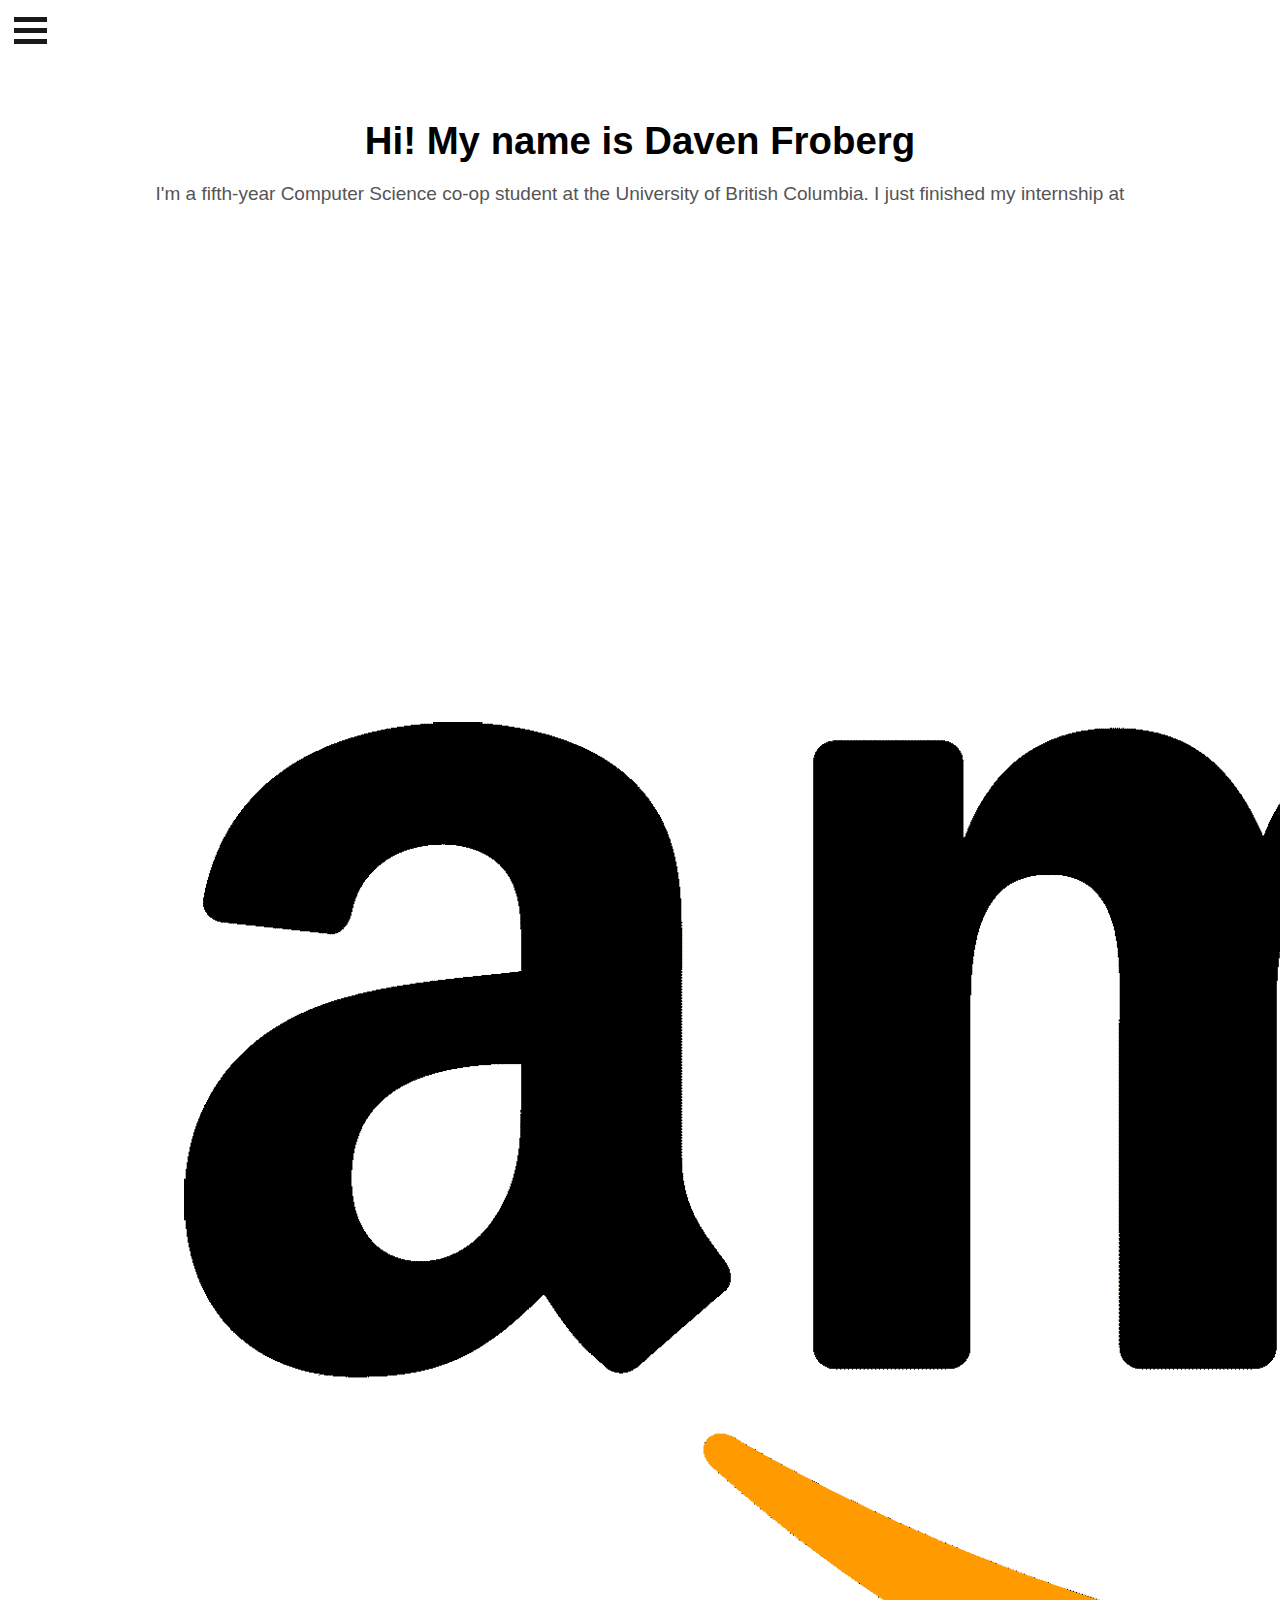
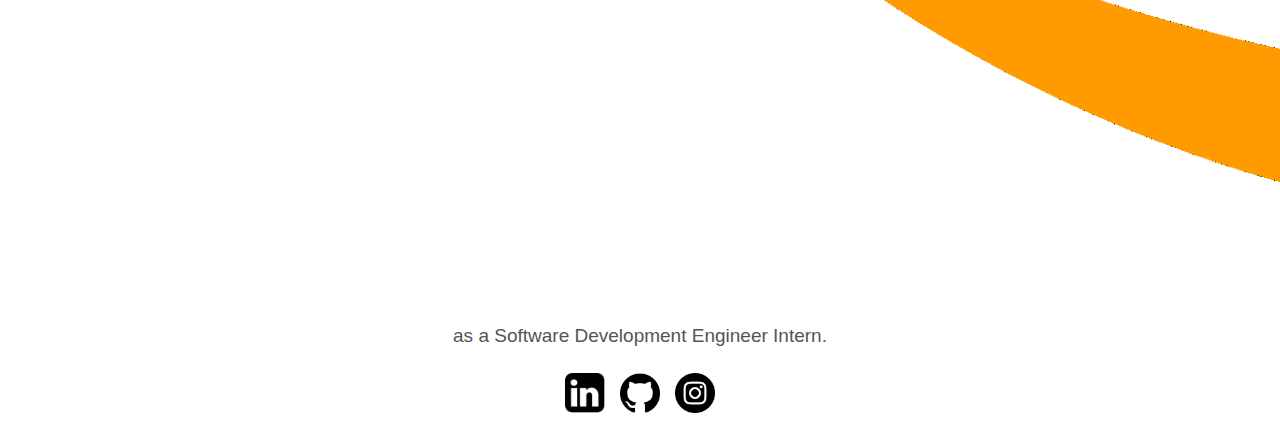
<file: index.html>
<!DOCTYPE html>
<html lang="en">

<head>
    <meta charset="UTF-8">
    <meta http-equiv="X-UA-Compatible" content="IE=edge">
    <meta name="viewport" content="width=device-width, initial-scale=1.0">
    <link rel="stylesheet" href="./style/main.css">
    <link rel="preconnect" href="https://fonts.googleapis.com">
    <link rel="preconnect" href="https://fonts.gstatic.com" crossorigin>
    <link href="https://fonts.googleapis.com/css2?family=IBM+Plex+Mono:ital,wght@0,100;0,200;0,300;0,400;0,500;0,600;0,700;1,100;1,200;1,300;1,400;1,500;1,600;1,700&family=Roboto:ital,wght@0,100;0,300;0,400;0,500;0,700;0,900;1,100;1,300;1,400;1,500;1,700;1,900&display=swap" rel="stylesheet"> 
    <link rel="icon" type="image/x-icon" href="/images/favicon.ico">
    <meta name="description" content="Daven Froberg - Fifth-year Computer Science student at UBC, Software Development Engineer Intern at Amazon. Passionate about infrastructure, distributed systems, and backend engineering.">
    <meta property="og:title" content="Daven Froberg - Computer Science Student">
    <meta property="og:description" content="Fifth-year Computer Science student at UBC, Software Development Engineer Intern at Amazon.">
    <meta property="og:type" content="website">
    <meta property="og:url" content="https://davenfroberg.github.io">
    <script>
        /*to prevent Firefox FOUC, this must be here*/
        let FF_FOUC_FIX;
    </script>
    <title>Daven Froberg</title>
</head>

<body>
    <header>
        <button class="hamburger" aria-label="Toggle navigation menu" aria-expanded="false" aria-controls="navigation">
            <div class="bar"></div>
        </button>
    </header>
    <nav class="nav" id="navigation">
        <a href="/">Home</a>
        <a href="/about/">About Me!</a>
        <a href="/experience/">My Experience</a>
        <a href="/testimonials/">Testimonials</a>
        <a href="/courses/">Relevant Courses</a>
        <!-- <a href="/projects/">All Projects <img src="/images/github_light.png" id="projects_image"></a> -->
  </nav>
    <div class="main-content">
        <div id="title">
            <h1 id="intro" class="heading">Hi! My name is Daven Froberg</h1>
        </div>
        <div id="description">
            <p>I'm a fifth-year Computer Science co-op student at the University of British Columbia. I just finished my internship at <img src="images/amazon-word.png" alt="Amazon Logo" id="amazon" class="inline-logo"/> as a Software Development Engineer Intern.
            </p>
        </div>

        <div id='socials'>
            <a href="https://www.linkedin.com/in/davenfroberg/" target="_blank" rel="noopener noreferrer"><img class='social' id='linkedin'
                    src="./images/linkedin_dark.png" alt="LinkedIn Link"></a>
            <a href="https://github.com/davenfroberg" target="_blank" rel="noopener noreferrer"><img class='social' id='github'
                    src="./images/github_dark.png" alt="GitHub Link"></a>
            <a href="https://www.instagram.com/davenfroberg.photos/" target="_blank" rel="noopener noreferrer"><img class='social' id='instagram'
                    src="./images/instagram_dark.png" alt="Instagram Link"></a>
        </div>
    </div>
    <script src="./scripts/nav.js"></script>
    <script src="./scripts/main.js"></script>
</body>

</html>
</file>
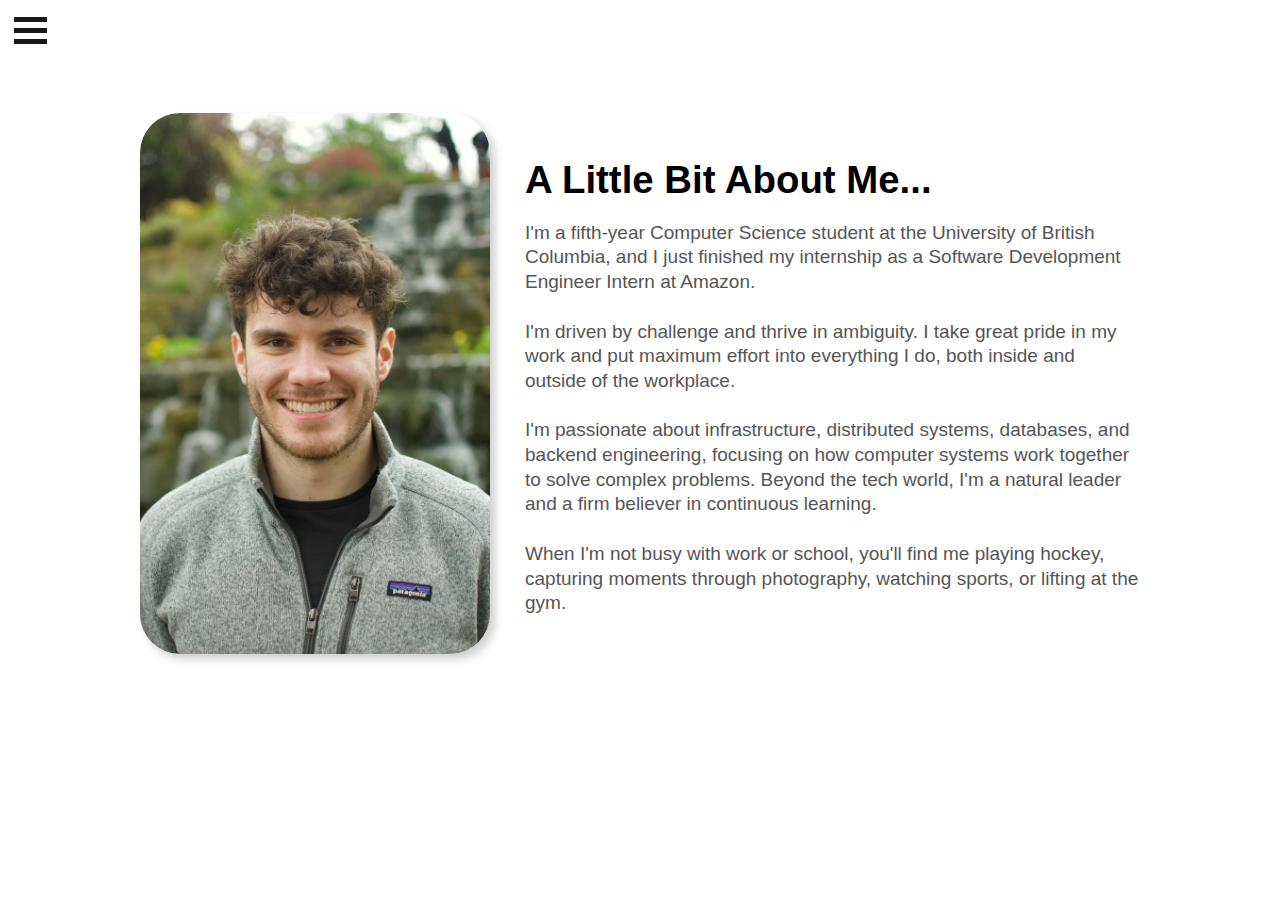
<file: about/index.html>
<!DOCTYPE html>
<html lang="en">
    <head>
        <meta charset="UTF-8">
        <meta http-equiv="X-UA-Compatible" content="IE=edge">
        <meta name="viewport" content="width=device-width, initial-scale=1.0">
        <link rel="stylesheet" href="../style/about.css">
        <link rel="preconnect" href="https://fonts.googleapis.com">
        <link rel="preconnect" href="https://fonts.gstatic.com" crossorigin>
        <link href="https://fonts.googleapis.com/css2?family=IBM+Plex+Mono:ital,wght@0,100;0,200;0,300;0,400;0,500;0,600;0,700;1,100;1,200;1,300;1,400;1,500;1,600;1,700&family=Roboto:ital,wght@0,100;0,300;0,400;0,500;0,700;0,900;1,100;1,300;1,400;1,500;1,700;1,900&display=swap" rel="stylesheet"> 
            
        <link rel="icon" type="image/x-icon" href="/images/favicon.ico">
        <meta name="description" content="Learn more about Daven Froberg - a fifth-year Computer Science student at UBC, passionate about infrastructure, distributed systems, and backend engineering.">
        <meta property="og:title" content="About Me - Daven Froberg">
        <meta property="og:description" content="Fifth-year Computer Science student at UBC, passionate about infrastructure, distributed systems, and backend engineering.">
        <meta property="og:type" content="website">
        <script>
            /*to prevent Firefox FOUC, this must be here*/
            let FF_FOUC_FIX;
        </script>
        <title>About Me - Daven Froberg</title>
    </head>
<body>
    <header>
        <button class="hamburger" aria-label="Toggle navigation menu" aria-expanded="false" aria-controls="navigation">
            <div class="bar"></div>
        </button>
    </header>
    <nav class="nav" id="navigation">
        <a href="/">Home</a>
        <a href="/about/">About Me!</a>
        <a href="/experience/">My Experience</a>
        <a href="/testimonials/">Testimonials</a>
        <a href="/courses/">Relevant Courses</a>
        <!-- <a href="/projects/">All Projects <img src="/images/github_light.png" id="projects_image"></a> -->
  </nav>

    
    <div id="description">
        <img src="../images/Quarter Zip.jpeg" id="description-image" alt="Image of Daven Froberg" loading="lazy">
        <div id="description-text">
            <div id="title">
                <h1 id="intro" class="heading">A Little Bit About Me...</h1>
            </div>
            <p id="description-p">I'm a fifth-year Computer Science student at the University of British Columbia, and I just finished my internship as a Software Development Engineer Intern at Amazon.<br><br>

                I'm driven by challenge and thrive in ambiguity. I take great pride in my work and put maximum effort into everything I do, both inside and outside of the workplace.<br><br>
                
                I'm passionate about infrastructure, distributed systems, databases, and backend engineering, focusing on how computer systems work together to solve complex problems. Beyond the tech world, I'm a natural leader and a firm believer in continuous learning.<br><br>
                
                When I'm not busy with work or school, you'll find me playing hockey, capturing moments through photography, watching sports, or lifting at the gym.
            </p>
        </div>
    </div>
    <script src="../scripts/nav.js"></script>
    <script src="../scripts/about.js"></script>
</body>
</html>
</file>
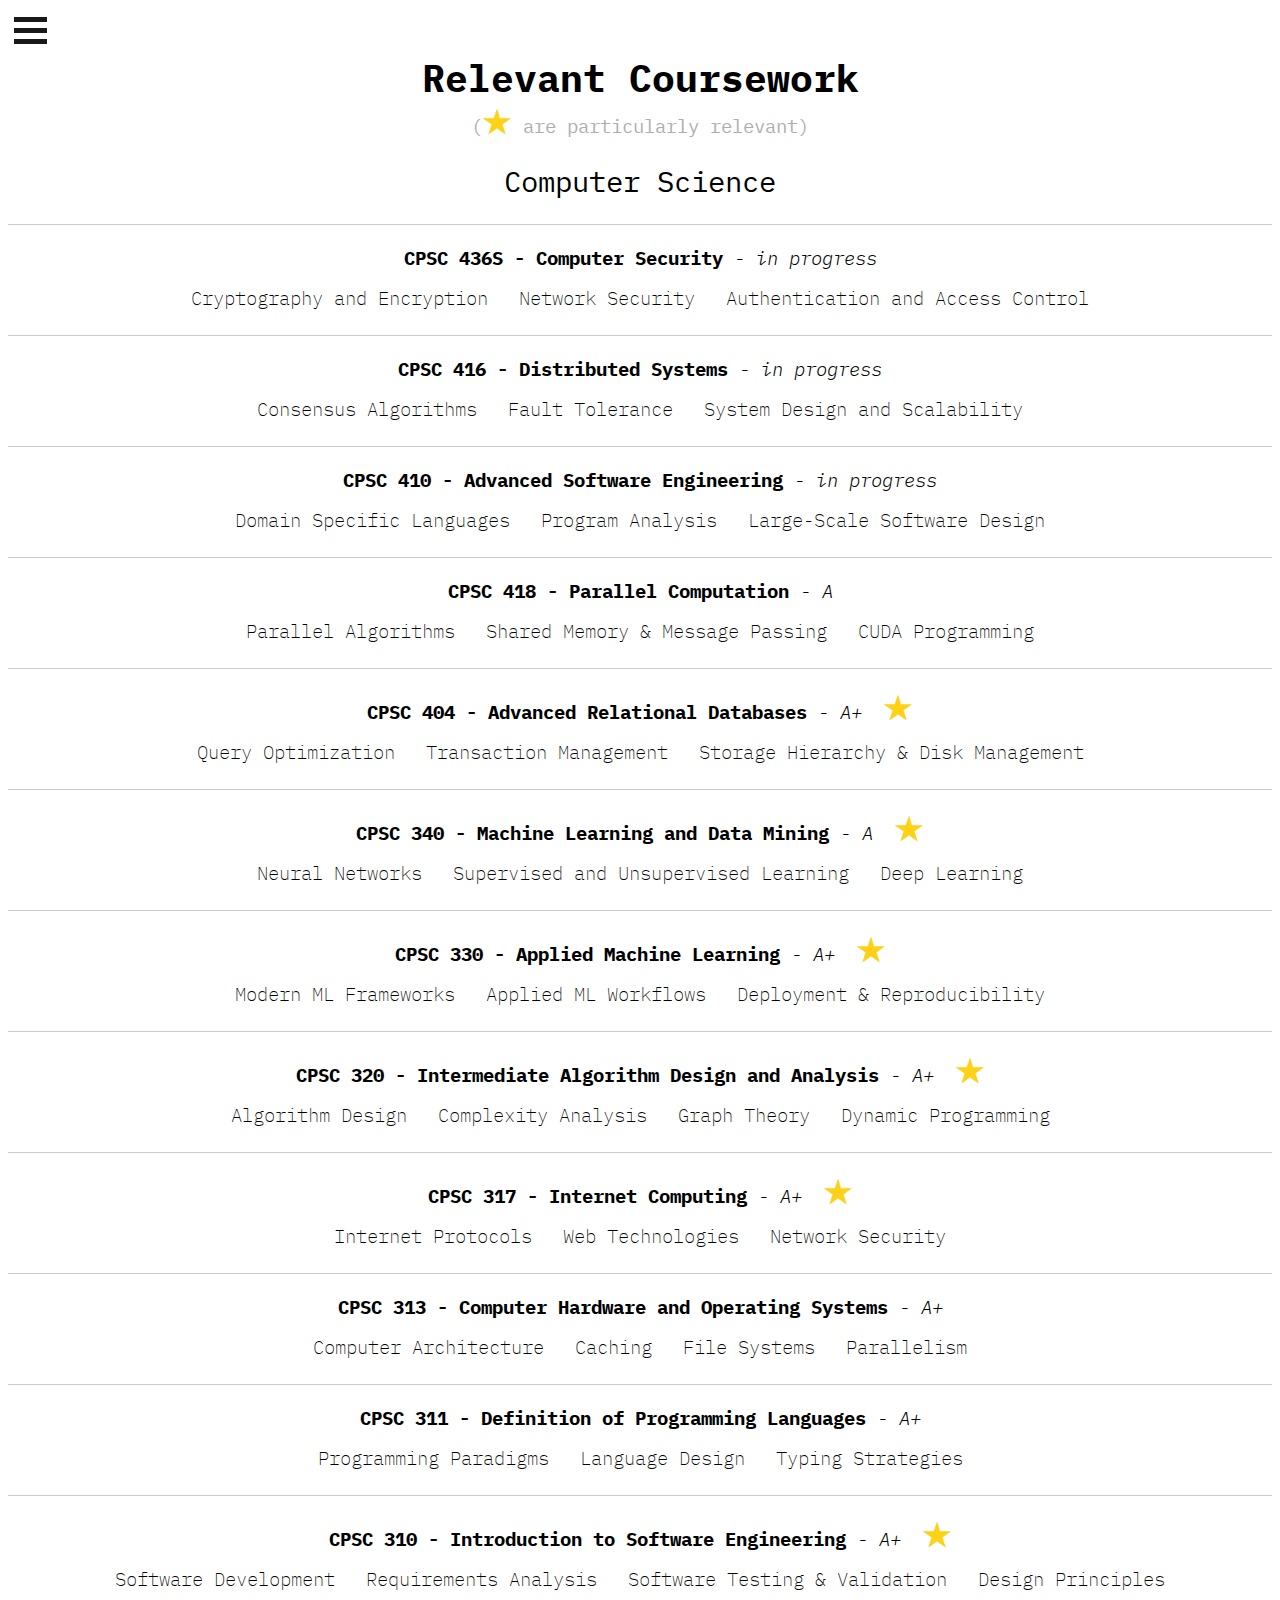
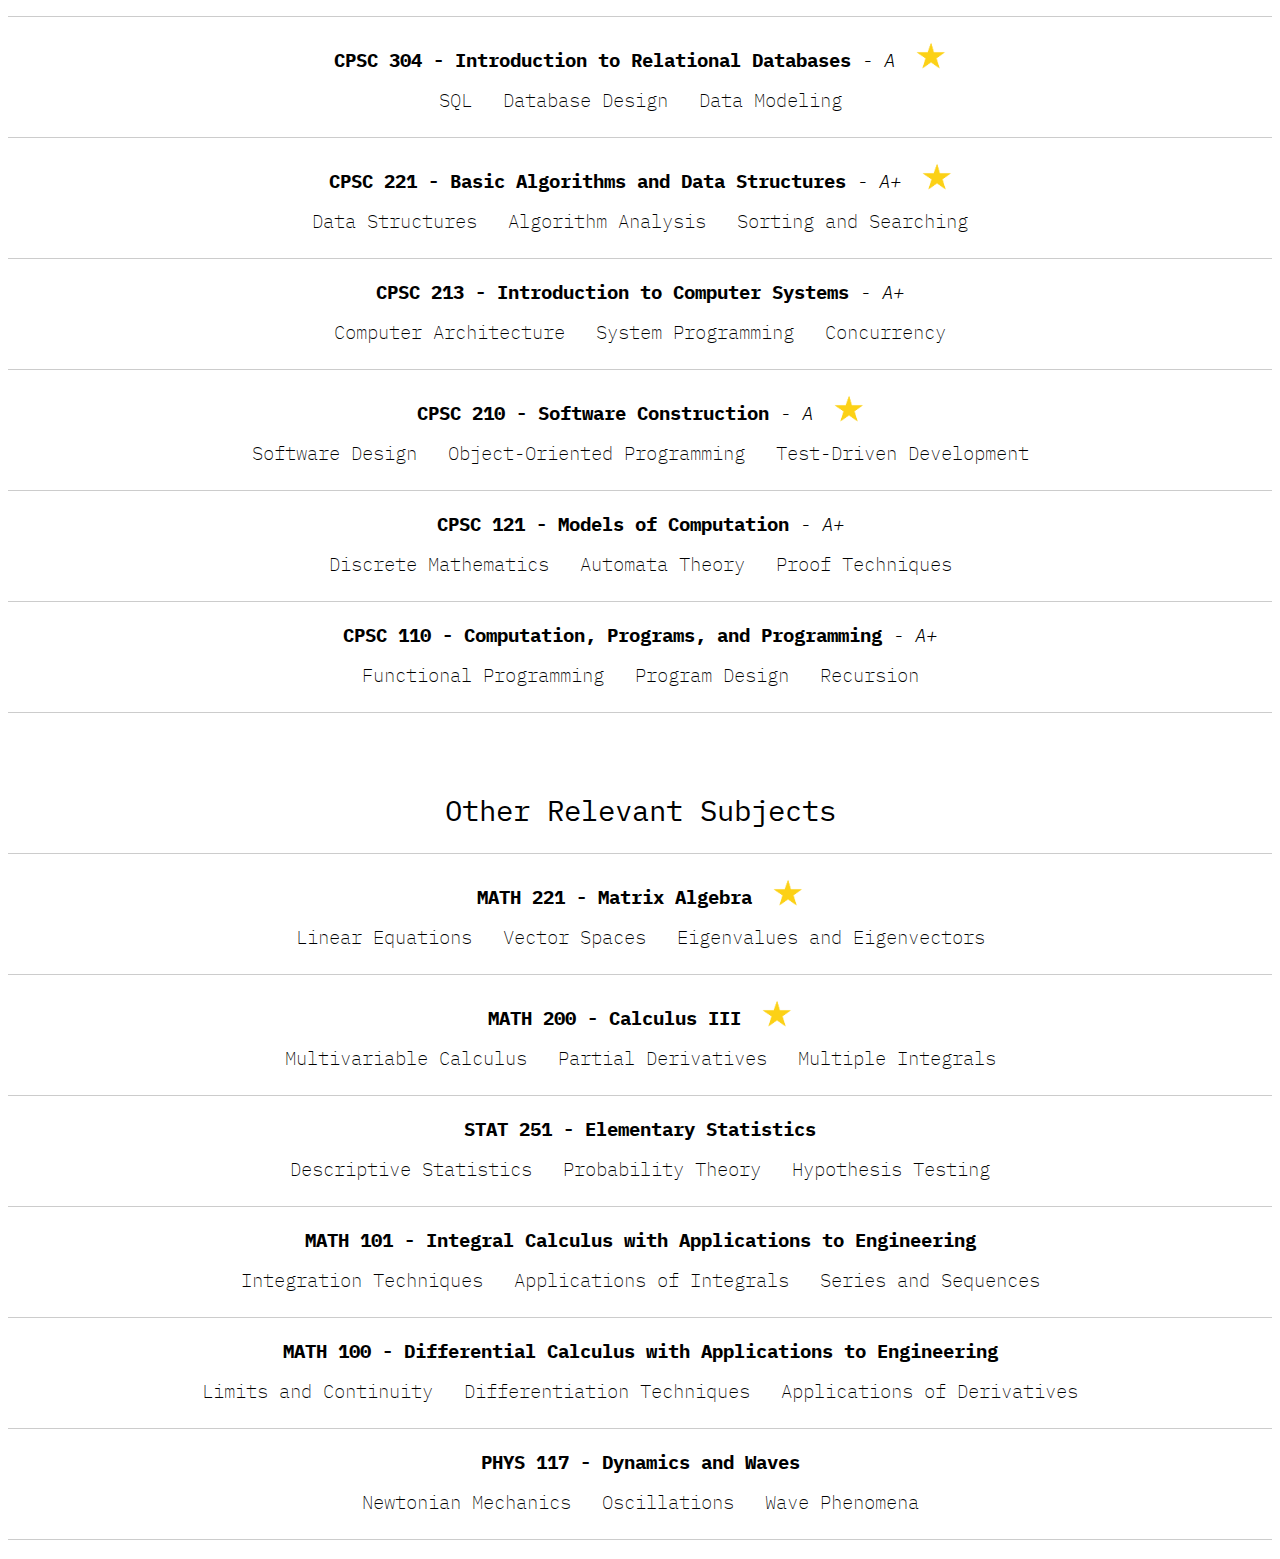
<file: courses/index.html>
<!DOCTYPE html>
<html lang="en">
<head>
    <meta charset="UTF-8">
    <meta http-equiv="X-UA-Compatible" content="IE=edge">
    <meta name="viewport" content="width=device-width, initial-scale=1.0">
    <link rel="stylesheet" href="../style/courses.css">
    <link rel="preconnect" href="https://fonts.googleapis.com">
    <link rel="preconnect" href="https://fonts.gstatic.com" crossorigin>
    <link href="https://fonts.googleapis.com/css2?family=IBM+Plex+Mono:ital,wght@0,100;0,200;0,300;0,400;0,500;0,600;0,700;1,100;1,200;1,300;1,400;1,500;1,600;1,700&family=Roboto:ital,wght@0,100;0,300;0,400;0,500;0,700;0,900;1,100;1,300;1,400;1,500;1,700;1,900&display=swap" rel="stylesheet"> 
    <link rel="icon" type="image/x-icon" href="/images/favicon.ico">
    <meta name="description" content="Relevant coursework completed by Daven Froberg, including Computer Science courses in algorithms, databases, machine learning, distributed systems, and more.">
    <meta property="og:title" content="Relevant Courses - Daven Froberg">
    <meta property="og:description" content="Relevant coursework in Computer Science, Mathematics, and Statistics.">
    <meta property="og:type" content="website">
    <script>
        /*to prevent Firefox FOUC, this must be here*/
        let FF_FOUC_FIX;
    </script>
    <title>Relevant Courses - Daven Froberg</title>
</head>

<body>
    <header>
        <button class="hamburger" aria-label="Toggle navigation menu" aria-expanded="false" aria-controls="navigation">
            <div class="bar"></div>
        </button>
    </header>
    <nav class="nav" id="navigation">
        <a href="/">Home</a>
        <a href="/about/">About Me!</a>
        <a href="/experience/">My Experience</a>
        <a href="/testimonials/">Testimonials</a>
        <a href="/courses/">Relevant Courses</a>
        <!-- <a href="/projects/">All Projects <img src="/images/github_light.png" id="projects_image"></a> -->
  </nav>

    <main>
        <h1 id="title">Relevant Coursework </h1>
        <span id ="subheading">(<img class="star in-text" src="../images/star.png"> are particularly relevant)</span>
        <section class="top">
            <h2>Computer Science</h2>
            <ul class="courses-list">
                <li class="course"><span class="title">CPSC 436S - Computer Security<div class="grade"> - in progress</div></span>
                    <ul class="skills-list">
                        <li>Cryptography and Encryption</li>
                        <li>Network Security</li>
                        <li>Authentication and Access Control</li>
                    </ul>
                </li>
                <li class="course"><span class="title">CPSC 416 - Distributed Systems<div class="grade"> - in progress</div></span>
                    <ul class="skills-list">
                        <li>Consensus Algorithms</li>
                        <li>Fault Tolerance</li>
                        <li>System Design and Scalability</li>
                    </ul>
                </li>
                <li class="course"><span class="title">CPSC 410 - Advanced Software Engineering<div class="grade"> - in progress</div></span>
                    <ul class="skills-list">
                        <li>Domain Specific Languages</li>
                        <li>Program Analysis</li>
                        <li>Large-Scale Software Design</li>
                    </ul>
                </li>
                <li class="course"><span class="title">CPSC 418 - Parallel Computation<div class="grade"> - A</div></span>
                    <ul class="skills-list">
                        <li>Parallel Algorithms</li>
                        <li>Shared Memory & Message Passing</li>
                        <li>CUDA Programming</li>
                    </ul>
                </li>
                <li class="course"><span class="title">CPSC 404 - Advanced Relational Databases<div class="grade"> - A+</div></span> <img class="star" src="../images/star.png">
                    <ul class="skills-list">
                        <li>Query Optimization</li>
                        <li>Transaction Management</li>
                        <li>Storage Hierarchy & Disk Management</li>
                    </ul>
                </li>
                <li class="course"><span class="title">CPSC 340 - Machine Learning and Data Mining<div class="grade"> - A</div></span> <img class="star" src="../images/star.png">
                    <ul class="skills-list">
                        <li>Neural Networks</li>
                        <li>Supervised and Unsupervised Learning</li>
                        <li>Deep Learning</li>
                    </ul>
                </li>
                <li class="course"><span class="title">CPSC 330 - Applied Machine Learning<div class="grade"> - A+</div></span> <img class="star" src="../images/star.png">
                    <ul class="skills-list">
                        <li>Modern ML Frameworks</li>
                        <li>Applied ML Workflows</li>
                        <li>Deployment & Reproducibility</li>
                    </ul>
                </li>
                 <li class="course"><span class="title">CPSC 320 - Intermediate Algorithm Design and Analysis<div class="grade"> - A+</div></span> <img class="star" src="../images/star.png">
                    <ul class="skills-list">
                        <li>Algorithm Design</li>
                        <li>Complexity Analysis</li>
                        <li>Graph Theory</li>
                        <li>Dynamic Programming</li>
                    </ul>
                </li>
                <li class="course"><span class="title">CPSC 317 - Internet Computing<div class="grade"> - A+</div></span> <img class="star" src="../images/star.png">
                    <ul class="skills-list">
                        <li>Internet Protocols</li>
                        <li>Web Technologies</li>
                        <li>Network Security</li>
                    </ul>
                </li>
                <li class="course"><span class="title">CPSC 313 - Computer Hardware and Operating Systems<div class="grade"> - A+</div></span>
                    <ul class="skills-list">
                        <li>Computer Architecture</li>
                        <li>Caching</li>
                        <li>File Systems</li>
                        <li>Parallelism</li>
                    </ul>
                </li>
                <li class="course"><span class="title">CPSC 311 - Definition of Programming Languages<div class="grade"> - A+</div></span>
                    <ul class="skills-list">
                        <li>Programming Paradigms</li>
                        <li>Language Design</li>
                        <li>Typing Strategies</li>
                    </ul>
                </li>
                <li class="course"><span class="title">CPSC 310 - Introduction to Software Engineering<div class="grade"> - A+</div></span> <img class="star" src="../images/star.png">
                    <ul class="skills-list">
                        <li>Software Development</li>
                        <li>Requirements Analysis</li>
                        <li>Software Testing & Validation</li>
                        <li>Design Principles</li>
                    </ul>
                </li>
                <li class="course"><span class="title">CPSC 304 - Introduction to Relational Databases <div class="grade"> - A</div></span> <img class="star" src="../images/star.png">
                    <ul class="skills-list">
                        <li>SQL</li>
                        <li>Database Design</li>
                        <li>Data Modeling</li>
                    </ul>
                </li>
                <li class="course"><span class="title">CPSC 221 - Basic Algorithms and Data Structures<div class="grade"> - A+</div></span> <img class="star" src="../images/star.png">
                    <ul class="skills-list">
                        <li>Data Structures</li>
                        <li>Algorithm Analysis</li>
                        <li>Sorting and Searching</li>
                    </ul>
                </li>
                <li class="course"><span class="title">CPSC 213 - Introduction to Computer Systems<div class="grade"> - A+</div></span>
                    <ul class="skills-list">
                        <li>Computer Architecture</li>
                        <li>System Programming</li>
                        <li>Concurrency</li>
                    </ul>
                </li>
                <li class="course"><span class="title">CPSC 210 - Software Construction<div class="grade"> - A</div></span> <img class="star" src="../images/star.png">
                    <ul class="skills-list">
                        <li>Software Design</li>
                        <li>Object-Oriented Programming</li>
                        <li>Test-Driven Development</li>
                    </ul>
                </li>
                <li class="course"><span class="title">CPSC 121 - Models of Computation<div class="grade"> - A+</div></span>
                    <ul class="skills-list">
                        <li>Discrete Mathematics</li>
                        <li>Automata Theory</li>
                        <li>Proof Techniques</li>
                    </ul>
                </li>
                <li class="course"><span class="title">CPSC 110 - Computation, Programs, and Programming<div class="grade"> - A+</div></span>
                    <ul class="skills-list">
                        <li>Functional Programming</li>
                        <li>Program Design</li>
                        <li>Recursion</li>
                    </ul>
                </li>
            </ul>
        
        </section>
        <section class="bottom">
            <h2>Other Relevant Subjects</h2>
            <ul class="courses-list">
                <li class="course"><span class="title">MATH 221 - Matrix Algebra</span> <img class="star" src="../images/star.png">
                    <ul class="skills-list">
                        <li>Linear Equations</li>
                        <li>Vector Spaces</li>
                        <li>Eigenvalues and Eigenvectors</li>
                    </ul>
                </li>
                <li class="course"><span class="title">MATH 200 - Calculus III</span> <img class="star" src="../images/star.png">
                    <ul class="skills-list">
                        <li>Multivariable Calculus</li>
                        <li>Partial Derivatives</li>
                        <li>Multiple Integrals</li>
                    </ul>
                </li>
                <li class="course"><span class="title">STAT 251 - Elementary Statistics</span>
                    <ul class="skills-list">
                        <li>Descriptive Statistics</li>
                        <li>Probability Theory</li>
                        <li>Hypothesis Testing</li>
                    </ul>
                </li>
                <li class="course"><span class="title">MATH 101 - Integral Calculus with Applications to Engineering</span>
                    <ul class="skills-list">
                        <li>Integration Techniques</li>
                        <li>Applications of Integrals</li>
                        <li>Series and Sequences</li>
                    </ul>
                </li>
                <li class="course"><span class="title">MATH 100 - Differential Calculus with Applications to Engineering</span>
                    <ul class="skills-list">
                        <li>Limits and Continuity</li>
                        <li>Differentiation Techniques</li>
                        <li>Applications of Derivatives</li>
                    </ul>
                </li>
                <li class="course"><span class="title">PHYS 117 - Dynamics and Waves</span>
                    <ul class="skills-list">
                        <li>Newtonian Mechanics</li>
                        <li>Oscillations</li>
                        <li>Wave Phenomena</li>
                    </ul>
                </li>
            </ul>
        </section>
    </main>
    <script src="../scripts/nav.js"></script>
    <script src="../scripts/courses.js"></script>
</body>
</html>
</file>
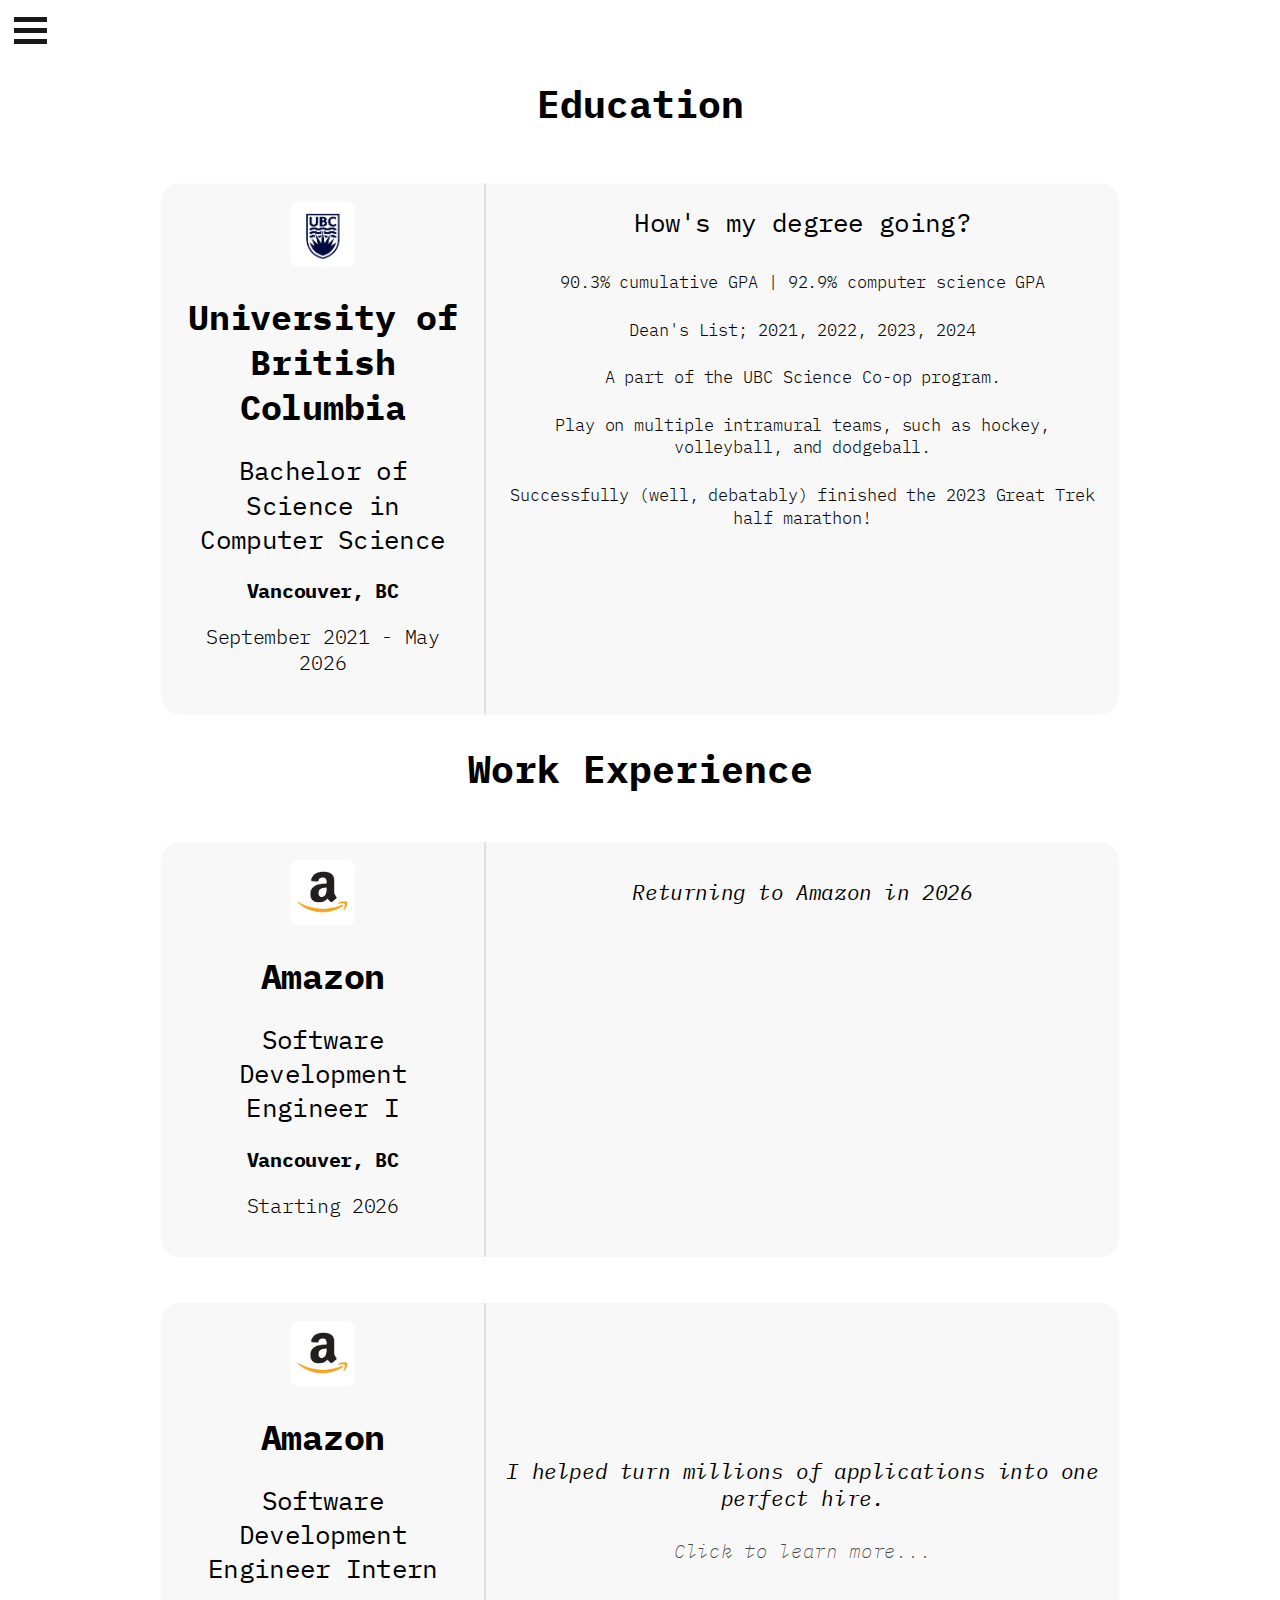
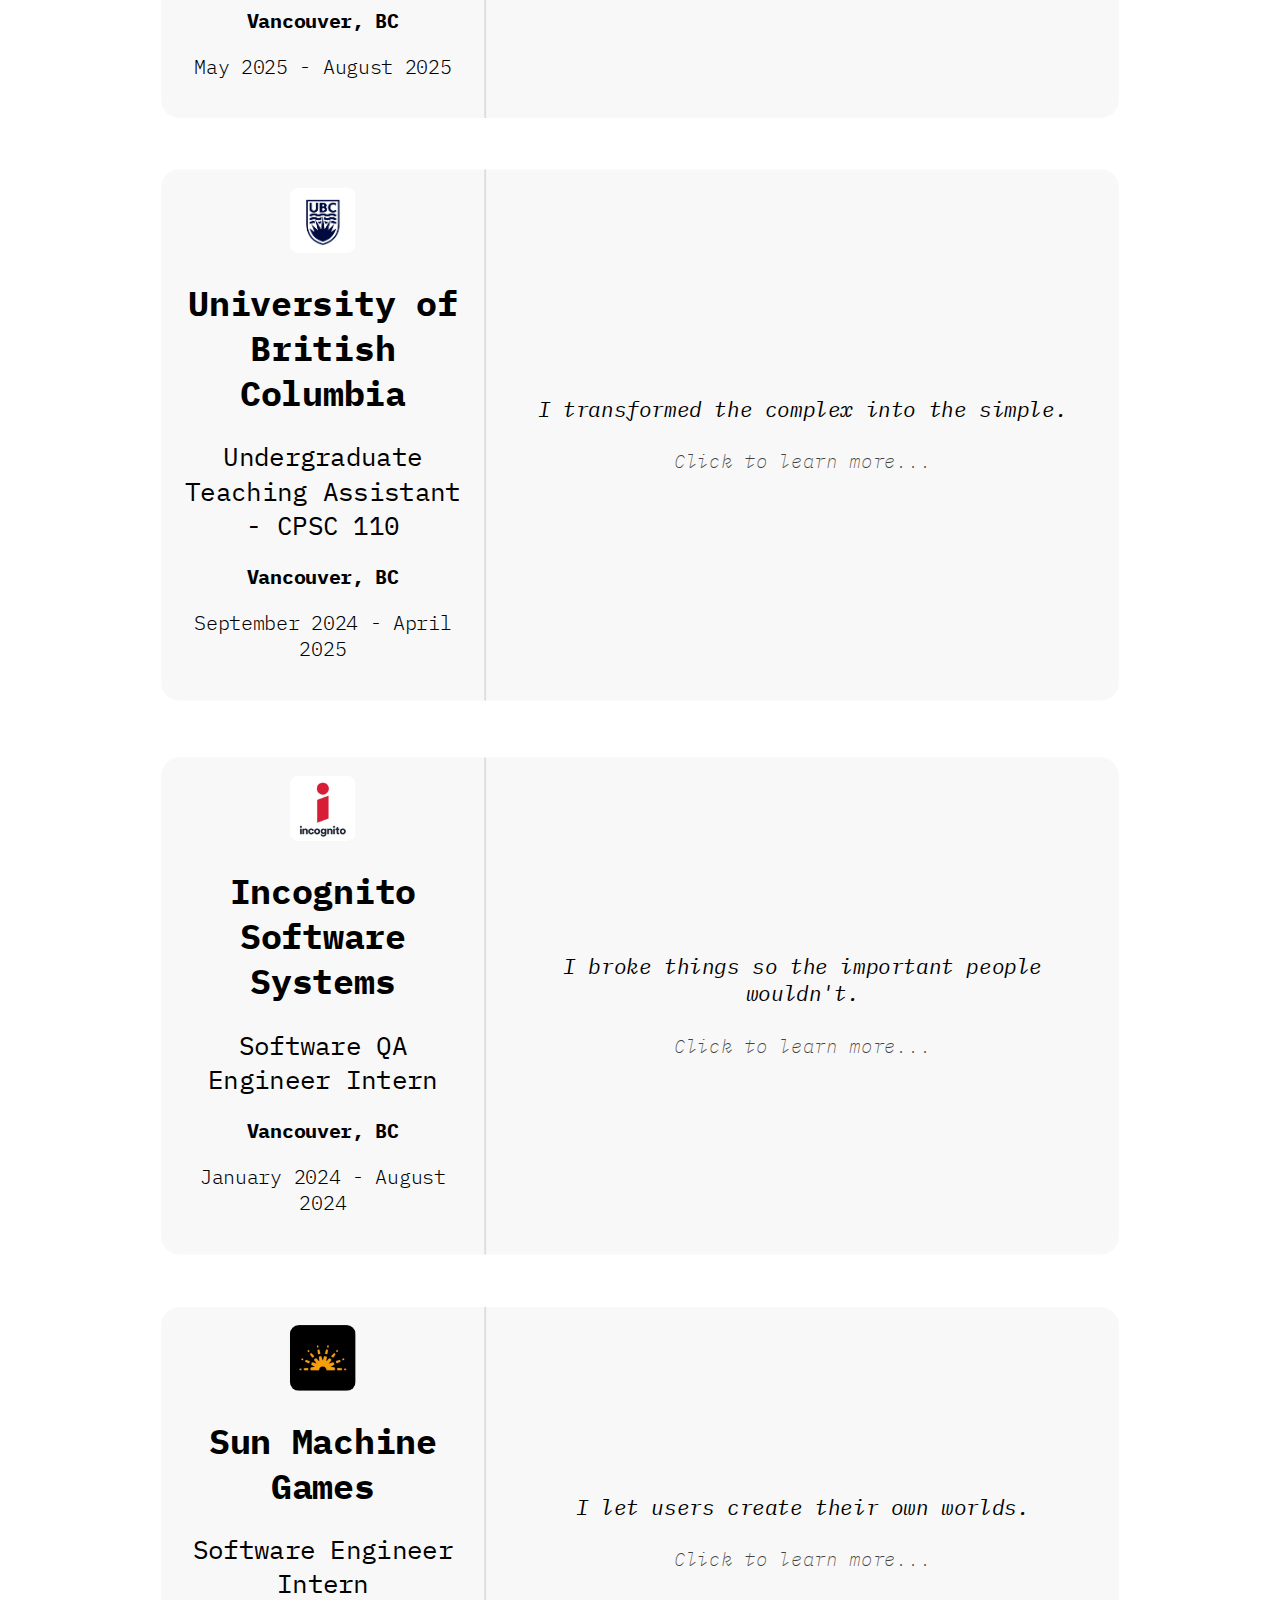
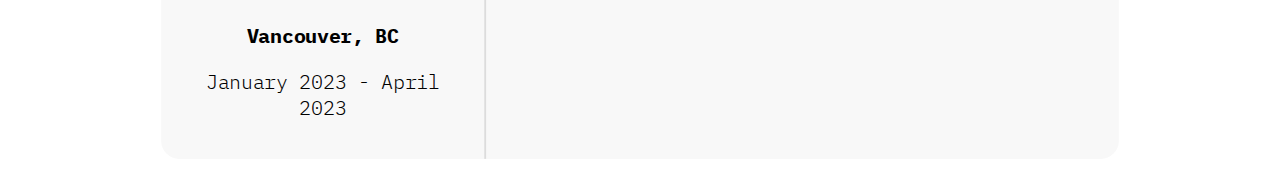
<file: experience/index.html>
<!DOCTYPE html>
<html lang="en">

<head>
  <meta charset="UTF-8">
  <meta http-equiv="X-UA-Compatible" content="IE=edge">
  <meta name="viewport" content="width=device-width, initial-scale=1.0">
  <link rel="stylesheet" href="../style/experience.css">
  <link rel="preconnect" href="https://fonts.googleapis.com">
  <link rel="preconnect" href="https://fonts.gstatic.com" crossorigin>
  <link
    href="https://fonts.googleapis.com/css2?family=IBM+Plex+Mono:ital,wght@0,100;0,200;0,300;0,400;0,500;0,600;0,700;1,100;1,200;1,300;1,400;1,500;1,600;1,700&family=Roboto:ital,wght@0,100;0,300;0,400;0,500;0,700;0,900;1,100;1,300;1,400;1,500;1,700;1,900&display=swap"
    rel="stylesheet">
  <link rel="icon" type="image/x-icon" href="/images/favicon.ico">
  <meta name="description" content="Work experience and education of Daven Froberg - Software Development Engineer at Amazon, Teaching Assistant at UBC, and previous internships at Incognito Software and Sun Machine Games.">
  <meta property="og:title" content="My Experience - Daven Froberg">
  <meta property="og:description" content="Work experience including Software Development Engineer at Amazon, Teaching Assistant at UBC, and previous internships.">
  <meta property="og:type" content="website">
  <script>
    /*to prevent Firefox FOUC, this must be here*/
    let FF_FOUC_FIX;
  </script>
  <title>My Experience - Daven Froberg</title>
</head>

<body>
  <header>
    <button class="hamburger" aria-label="Toggle navigation menu" aria-expanded="false" aria-controls="navigation">
      <div class="bar"></div>
    </button>
  </header>
  <nav class="nav" id="navigation">
        <a href="/">Home</a>
        <a href="/about/">About Me!</a>
        <a href="/experience/">My Experience</a>
        <a href="/testimonials/">Testimonials</a>
        <a href="/courses/">Relevant Courses</a>
        <!-- <a href="/projects/">All Projects <img src="/images/github_light.png" id="projects_image"></a> -->
  </nav>

  <main>
    <h1 id="education">Education</h1>
    <div id="educationList">
      <div class="job">
        <div class="jobDetails jobBox">
          <img src="/images/ubc.png" alt="UBC Logo" class="companyLogo" loading="lazy">
          <h1 class="companyName">University of British Columbia</h1>
          <h2 class="jobTitle">Bachelor of Science in Computer Science</h2>
          <h3 class="jobLocation">Vancouver, BC</h3>
          <h3 class="jobDate">September 2021 - May 2026</h3>
        </div>
        <div class="dontClick jobBox skillsSection cursor-default">
          <div class="quote hidden quote-left">
            "The brick walls are there to stop the people who don't want it badly enough. They're there to stop the
            other people."
            <div class="author author-style"> - Randy
              Pausch; The Last Lecture</div>
            <div class="clickMe click-me-center">Click to learn more...</div>
          </div>
          <div class="skills-grid skillsContent">
            <div class="skills-container">
              <div class="skills-group">
                <h2>How's my degree going?</h2>
                <ul class="skills-list-square">
                  <li class="gpa-bold">90.3% cumulative GPA <span class="gpa-separator">|</span> 92.9%
                    computer science GPA</li>
                  <li>Dean's List; 2021, 2022, 2023, 2024</li>
                  <li>A part of the UBC Science Co-op program.</li>
                  <li>Play on multiple intramural teams, such as hockey, volleyball, and dodgeball.</li>
                  <li>Successfully (well, debatably) finished the 2023 Great Trek half marathon!</li>
                </ul>
              </div>
            </div>
          </div>
        </div>
      </div>
    </div>
    <h1 id="workExperience">Work Experience</h1>
    <div id="jobList">

      <div class="job">
        <div class="jobDetails jobBox">
          <img src="/images/amazon.jpg" alt="Amazon Logo" class="companyLogo" loading="lazy">
          <h1 class="companyName">Amazon</h1>
          <h2 class="jobTitle">Software Development Engineer I</h2>
          <h3 class="jobLocation">Vancouver, BC</h3>
          <h3 class="jobDate"> Starting 2026</h3>
        </div>
        <div class="dontClick jobBox skillsSection" onclick="void(1)">
          <div class="quote">
            Returning to Amazon in 2026
            <!-- <div class="clickMe">Click to learn more...</div> -->
          </div>
          <div class="skills-grid hidden skillsContent">
            <div class="skills-container">
              <div class="skills-group">
                <h2>What do I do?</h2>
                <ul class="skills-list-square">
                  <li>
                    A part of the Amazon hiring technologies team, creating solutions to manage applicant data efficently, securely, and effectively.
                  </li>
                  <li>
                    Design and implement scalable infrastructure using AWS CDK, capable of handling tens of millions of Amazon job applications annually.
                  </li>
                </ul>
              </div>
            </div>
          </div>
        </div>
      </div>

      <div class="job">
        <div class="jobDetails jobBox">
          <img src="/images/amazon.jpg" alt="Amazon Logo" class="companyLogo" loading="lazy">
          <h1 class="companyName">Amazon</h1>
          <h2 class="jobTitle">Software Development Engineer Intern</h2>
          <h3 class="jobLocation">Vancouver, BC</h3>
          <h3 class="jobDate">May 2025 - August 2025</h3>
        </div>
        <div class="skills jobBox skillsSection" onclick="toggleSkills(2)">
          <div class="quote">
            I helped turn millions of applications into one perfect hire.
            <div class="clickMe">Click to learn more...</div>
          </div>
          <div class="skills-grid hidden skillsContent">
            <div class="skills-container">
              <div class="skills-group">
                <h2>What did I do?</h2>
                <ul class="skills-list-square">
                  <li>
                    A part of the Amazon recruiting infrastructure team, creating solutions to manage applicant data efficently, securely, and effectively.
                  </li>
                  <li>
                    Designed and implemented scalable infrastructure using AWS CDK, capable of handling tens of millions of Amazon job applications annually.
                  </li>
                </ul>
              </div>
            </div>
          </div>
        </div>
      </div>

      <div class="job">
        <div class="jobDetails jobBox">
          <img src="/images/ubc.png" alt="UBC Logo" class="companyLogo" loading="lazy">
          <h1 class="companyName">University of British Columbia</h1>
          <h2 class="jobTitle">Undergraduate Teaching Assistant - CPSC 110</h2>
          <h3 class="jobLocation">Vancouver, BC</h3>
          <h3 class="jobDate">September 2024 - April 2025</h3>
        </div>
        <div class="skills jobBox skillsSection" onclick="toggleSkills(3)">
          <div class="quote">
            I transformed the complex into the simple.
            <div class="clickMe">Click to learn more...</div>
          </div>
          <div class="skills-grid hidden skillsContent">
            <div class="skills-container">
              <div class="skills-group">
                <h2>What did I do?</h2>
                <ul class="skills-list-square">
                  <li>
                    Led twice-weekly labs of <strong>30 students each</strong>, teaching core programming concepts
                    such as recursion, graph and tree traversal, testing principles, and problem-solving skills.
                  </li>
                  <li>
                    Hosted weekly office hours, providing one-on-one support to help students deepen understanding of
                    course material.
                  </li>
                  <li>
                    <strong>100% approval rating</strong> across both terms of the 2024/2025 academic year.
                  </li>
                </ul>
              </div>
            </div>
          </div>
        </div>
      </div>

      <div class="job">
        <div class="jobDetails jobBox">
          <img src="/images/incognito.jpg" alt="Incognito Logo" class="companyLogo" loading="lazy">
          <h1 class="companyName">Incognito Software Systems</h1>
          <h2 class="jobTitle">Software QA Engineer Intern</h2>
          <h3 class="jobLocation">Vancouver, BC</h3>
          <h3 class="jobDate">January 2024 - August 2024</h3>
        </div>

        <div class="skills jobBox skillsSection" onclick="toggleSkills(4)">
          <div class="quote">
            I broke things so the important people wouldn't.
            <div class="clickMe">Click to learn more...</div>
          </div>
          <div class="skills-grid hidden skillsContent">
            <div class="skills-container">
              <div class="skills-group">
                <h2>What did I do?</h2>
                <ul class="skills-list-square">
                  <li>Led a Java project to automate the complex comparison of over <strong>50 HTTP API</strong>
                    responses between the public and beta versions of Incognito Central Lease Service, ensuring
                    consistency and reliability across versions.</li>
                  <li>Developed a suite of <strong>200+ API and UI automated tests</strong> in Java and TypeScript for
                    various Incognito products, utilizing JUnit, Selenium, and Playwright, maintaining software quality
                    standards.</li>
                  <li>Transformed the Jenkins testing pipeline, leveraging <strong>Docker</strong> to implement a
                    <strong>scalable, containerized architecture</strong>, increasing uptime by <strong>400%</strong>,
                    and cutting build and test execution times by <strong>30%.</strong>
                  </li>
                </ul>
              </div>
            </div>
          </div>
        </div>
      </div>

      <div class="job">
        <div class="jobDetails jobBox">
          <img src="/images/smg.jpg" alt="SMG Logo" class="companyLogo" loading="lazy">
          <h1 class="companyName">Sun Machine Games</h1>
          <h2 class="jobTitle">Software Engineer Intern</h2>
          <h3 class="jobLocation">Vancouver, BC</h3>
          <h3 class="jobDate">January 2023 - April 2023</h3>
        </div>
        <div class="skills jobBox skillsSection" onclick="toggleSkills(5)">
          <div class="quote">
            I let users create their own worlds.
            <div class="clickMe">Click to learn more...</div>
          </div>
          <div class="skills-grid hidden skillsContent">
            <div class="skills-container">
              <div class="skills-group">
                <h2>What did I do?</h2>
                <ul class="skills-list-square">
                  <li>Led the full-stack development of the game-wide ad platform, utilizing <strong>C++ and
                      C#</strong>, which directly contributed to a <strong>300%</strong> increase in revenue generation
                    opportunities.</li>
                  <li>Worked closely with designers to convert their designs into intuitive and reusable UI components
                    in <strong>Unreal Engine.</strong></li>
                  <li>Debugged code using <strong>GDB</strong> and ensured proper memory management using
                    <strong>Valgrind.</strong>
                  </li>
                </ul>
              </div>
            </div>
          </div>
        </div>
      </div>
    </div>
  </main>
  <script src="../scripts/nav.js"></script>
  <script src="../scripts/experience.js"></script>
</body>

</html>
</file>
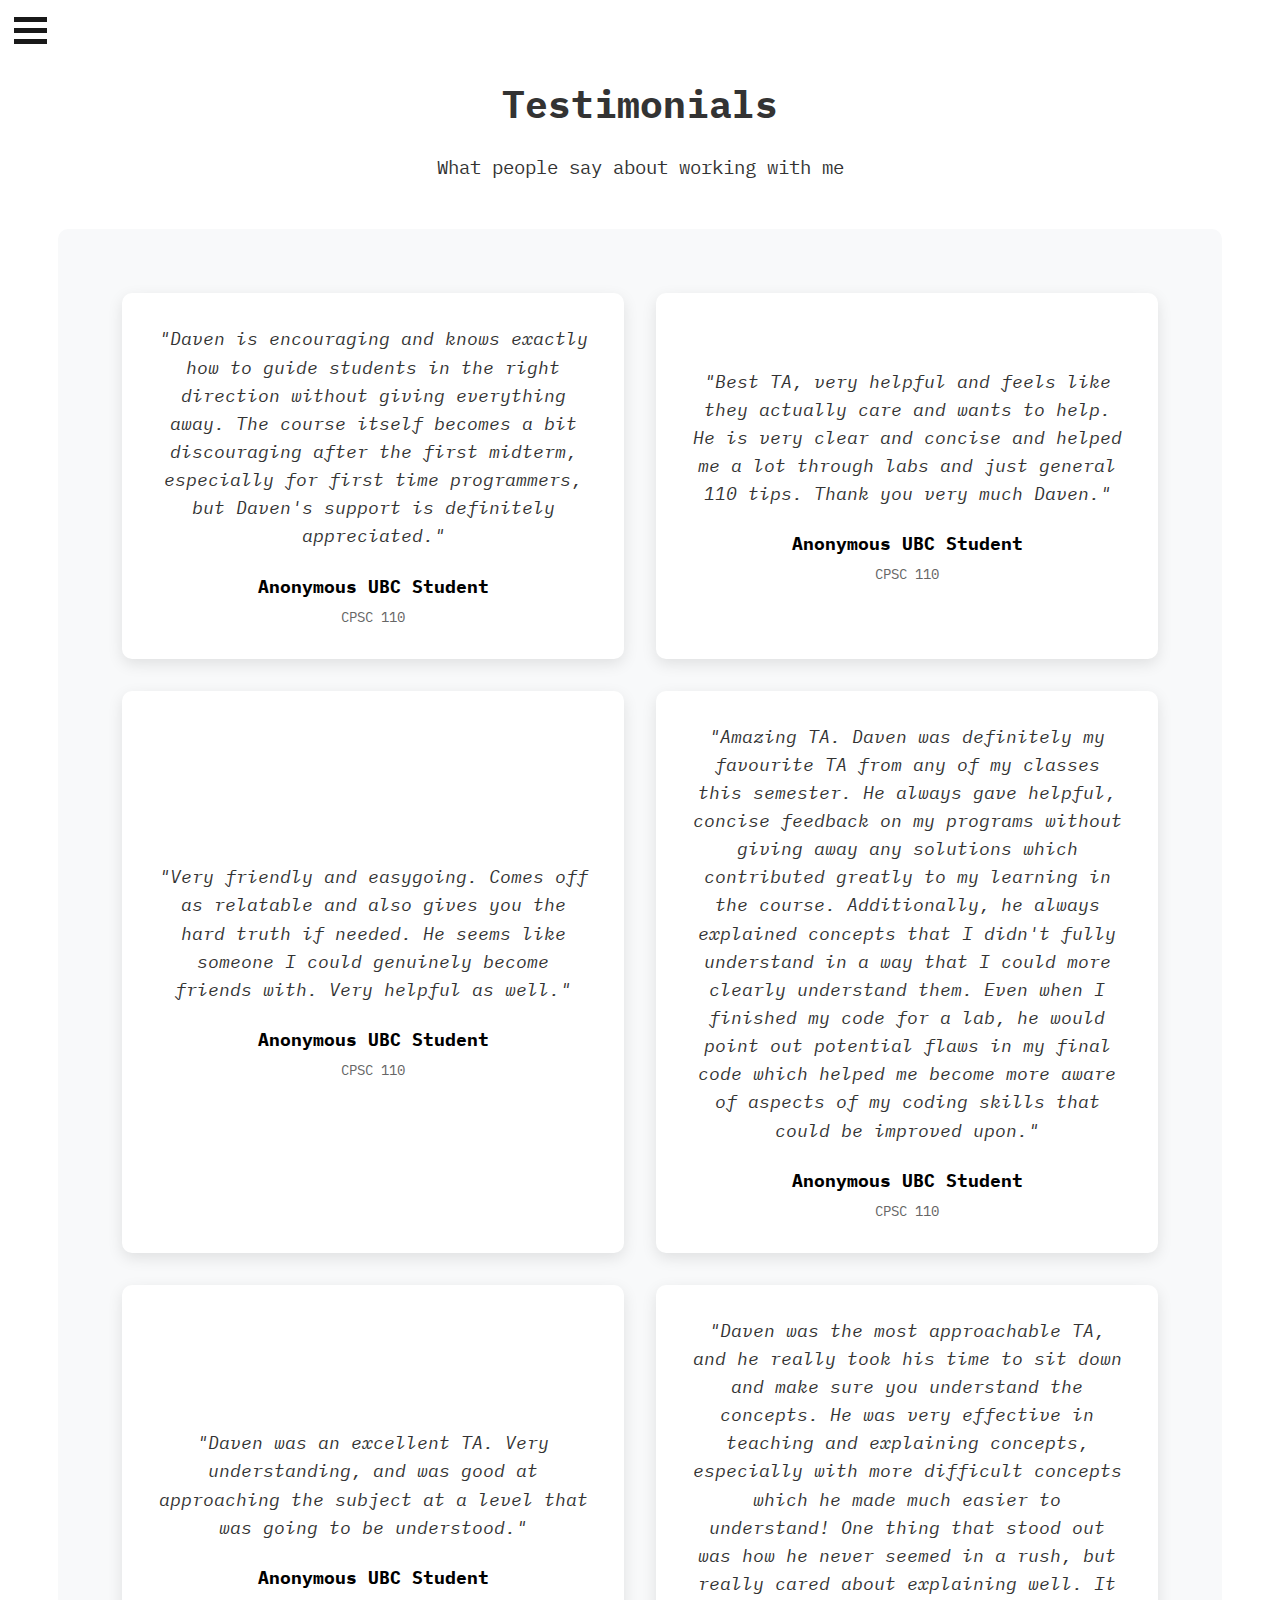
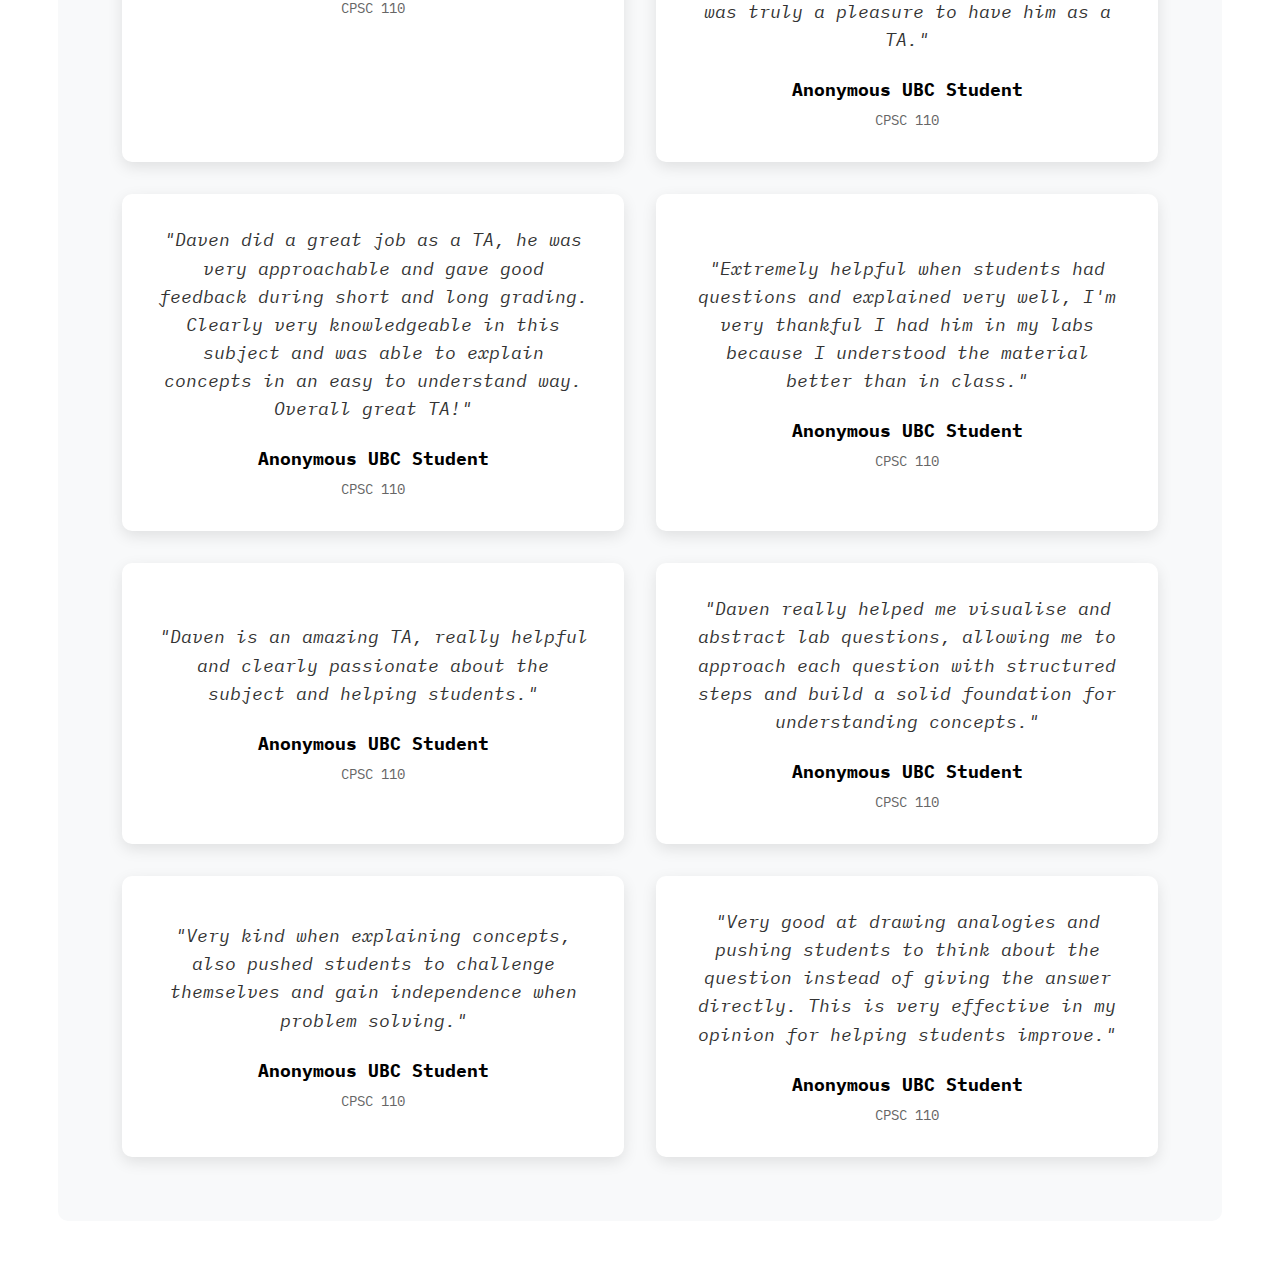
<file: testimonials/index.html>
<!DOCTYPE html>
<html lang="en">
<head>
    <meta charset="UTF-8">
    <meta http-equiv="X-UA-Compatible" content="IE=edge">
    <meta name="viewport" content="width=device-width, initial-scale=1.0">
    <link rel="preconnect" href="https://fonts.googleapis.com">
    <link rel="preconnect" href="https://fonts.gstatic.com" crossorigin>
    <link href="https://fonts.googleapis.com/css2?family=IBM+Plex+Mono:ital,wght@0,100;0,200;0,300;0,400;0,500;0,600;0,700;1,100;1,200;1,300;1,400;1,500;1,600;1,700&family=Roboto:ital,wght@0,100;0,300;0,400;0,500;0,700;0,900;1,100;1,300;1,400;1,500;1,700;1,900&display=swap" rel="stylesheet">
    <link rel="icon" type="image/x-icon" href="/images/favicon.ico">
    <link rel="stylesheet" href="../style/testimonials.css">
    <title>Testimonials - Daven Froberg</title>
    <meta name="description" content="Testimonials from students about Daven Froberg's teaching as a Teaching Assistant for CPSC 110 at UBC.">
    <meta property="og:title" content="Testimonials - Daven Froberg">
    <meta property="og:description" content="What students say about working with Daven Froberg as a Teaching Assistant.">
    <meta property="og:type" content="website">
    <script>
        /*to prevent Firefox FOUC, this must be here*/
        let FF_FOUC_FIX;
    </script>
</head>
<body>
    <header>
        <button class="hamburger" aria-label="Toggle navigation menu" aria-expanded="false" aria-controls="navigation">
        <div class="bar"></div>
        </button>
    </header>
    <nav class="nav" id="navigation">
        <a href="/">Home</a>
        <a href="/about/">About Me!</a>
        <a href="/experience/">My Experience</a>
        <a href="/testimonials/">Testimonials</a>
        <a href="/courses/">Relevant Courses</a>
        <!-- <a href="/projects/">All Projects <img src="/images/github_light.png" id="projects_image"></a> -->
  </nav>

    <main>
        <section class="hero">
            <div class="container">
                <h1>Testimonials</h1>
                <p>What people say about working with me</p>
            </div>
        </section>

        <section class="testimonials-section">
            <div class="container">
                <div class="testimonials-grid">
                    <div class="testimonial-card">
                        <div class="testimonial-content">
                            <blockquote>
                                "Daven is encouraging and knows exactly how to guide students in the right direction without giving everything away. The course itself becomes a bit discouraging after the first midterm, especially for first time programmers, but Daven's support is definitely appreciated."
                            </blockquote>
                            <div class="testimonial-author">
                                <strong>Anonymous UBC Student</strong>
                                <span>CPSC 110</span>
                            </div>
                        </div>
                    </div>

                    <div class="testimonial-card">
                        <div class="testimonial-content">
                            <blockquote>
                                "Best TA, very helpful and feels like they actually care and wants to help. He is very clear and concise and helped me a lot through labs and just general 110 tips. Thank you very much Daven."
                            </blockquote>
                            <div class="testimonial-author">
                                <strong>Anonymous UBC Student</strong>
                                <span>CPSC 110</span>
                            </div>
                        </div>
                    </div>

                    <div class="testimonial-card">
                        <div class="testimonial-content">
                            <blockquote>
                                "Very friendly and easygoing. Comes off as relatable and also gives you the hard truth if needed. He seems like someone I could genuinely become friends with. Very helpful as well."
                            </blockquote>
                            <div class="testimonial-author">
                                <strong>Anonymous UBC Student</strong>
                                <span>CPSC 110</span>
                            </div>
                        </div>
                    </div>

                    <div class="testimonial-card">
                        <div class="testimonial-content">
                            <blockquote>
                                "Amazing TA. Daven was definitely my favourite TA from any of my classes this semester. He always gave helpful, concise feedback on my programs without giving away any solutions which contributed greatly to my learning in the course. Additionally, he always explained concepts that I didn't fully understand in a way that I could more clearly understand them. Even when I finished my code for a lab, he would point out potential flaws in my final code which helped me become more aware of aspects of my coding skills that could be improved upon."
                            </blockquote>
                            <div class="testimonial-author">
                                <strong>Anonymous UBC Student</strong>
                                <span>CPSC 110</span>
                            </div>
                        </div>
                    </div>

                    <div class="testimonial-card">
                        <div class="testimonial-content">
                            <blockquote>
                                "Daven was an excellent TA. Very understanding, and was good at approaching the subject at a level that was going to be understood."
                            </blockquote>
                            <div class="testimonial-author">
                                <strong>Anonymous UBC Student</strong>
                                <span>CPSC 110</span>
                            </div>
                        </div>
                    </div>

                    <div class="testimonial-card">
                        <div class="testimonial-content">
                            <blockquote>
                                "Daven was the most approachable TA, and he really took his time to sit down and make sure you understand the concepts. He was very effective in teaching and explaining concepts, especially with more difficult concepts which he made much easier to understand! One thing that stood out was how he never seemed in a rush, but really cared about explaining well. It was truly a pleasure to have him as a TA."
                            </blockquote>
                            <div class="testimonial-author">
                                <strong>Anonymous UBC Student</strong>
                                <span>CPSC 110</span>
                            </div>
                        </div>
                    </div>

                    <div class="testimonial-card">
                        <div class="testimonial-content">
                            <blockquote>
                                "Daven did a great job as a TA, he was very approachable and gave good feedback during short and long grading. Clearly very knowledgeable in this subject and was able to explain concepts in an easy to understand way. Overall great TA!"
                            </blockquote>
                            <div class="testimonial-author">
                                <strong>Anonymous UBC Student</strong>
                                <span>CPSC 110</span>
                            </div>
                        </div>
                    </div>

                <div class="testimonial-card">
                        <div class="testimonial-content">
                            <blockquote>
                                "Extremely helpful when students had questions and explained very well, I'm very thankful I had him in my labs because I understood the material better than in class."
                            </blockquote>
                            <div class="testimonial-author">
                                <strong>Anonymous UBC Student</strong>
                                <span>CPSC 110</span>
                            </div>
                        </div>
                </div>

                <div class="testimonial-card">
                        <div class="testimonial-content">
                            <blockquote>
                                "Daven is an amazing TA, really helpful and clearly passionate about the subject and helping students."
                            </blockquote>
                            <div class="testimonial-author">
                                <strong>Anonymous UBC Student</strong>
                                <span>CPSC 110</span>
                            </div>
                        </div>
                </div>
                <div class="testimonial-card">
                        <div class="testimonial-content">
                            <blockquote>
                                "Daven really helped me visualise and abstract lab questions, allowing me to approach each question with structured steps and build a solid foundation for understanding concepts."
                            </blockquote>
                            <div class="testimonial-author">
                                <strong>Anonymous UBC Student</strong>
                                <span>CPSC 110</span>
                            </div>
                        </div>
                </div>
                <div class="testimonial-card">
                        <div class="testimonial-content">
                            <blockquote>
                                "Very kind when explaining concepts, also pushed students to challenge themselves and gain independence when problem solving."
                            </blockquote>
                            <div class="testimonial-author">
                                <strong>Anonymous UBC Student</strong>
                                <span>CPSC 110</span>
                            </div>
                        </div>
                </div>
                <div class="testimonial-card">
                        <div class="testimonial-content">
                            <blockquote>
                                "Very good at drawing analogies and pushing students to think about the question instead of giving the answer directly. This is very effective in my opinion for helping students improve."
                            </blockquote>
                            <div class="testimonial-author">
                                <strong>Anonymous UBC Student</strong>
                                <span>CPSC 110</span>
                            </div>
                        </div>
                </div>
            </div>
            </div>
        </section>
    </main>
    <script src="../scripts/nav.js"></script>
    <script src="../scripts/testimonials.js"></script>
</body>
</html>
</file>
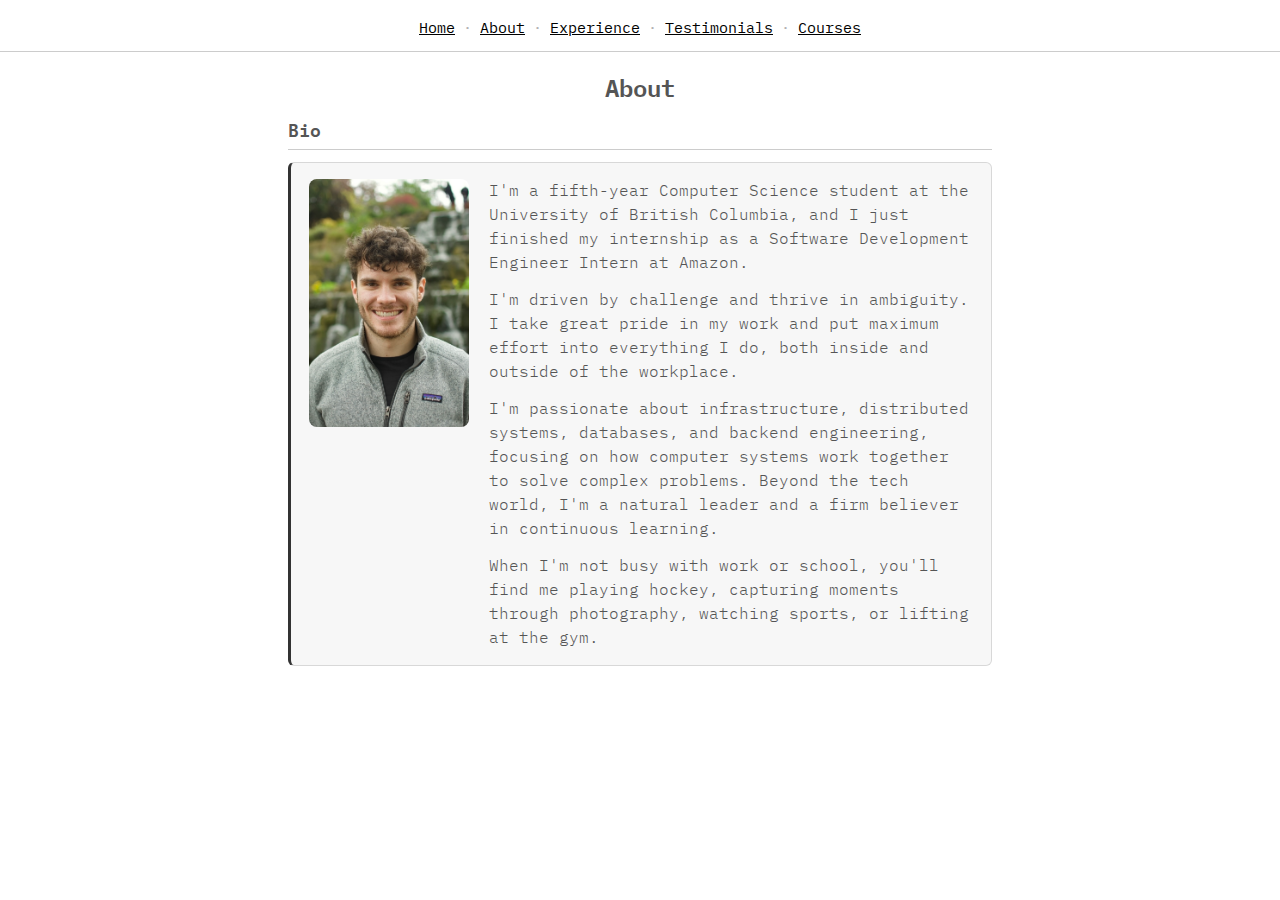
<file: about.html>
<!DOCTYPE html>
<html lang="en">
<head>
    <meta charset="UTF-8">
    <meta http-equiv="X-UA-Compatible" content="IE=edge">
    <meta name="viewport" content="width=device-width, initial-scale=1.0">
    <link rel="stylesheet" href="/assets/css/about.css">
    <link rel="preconnect" href="https://fonts.googleapis.com">
    <link rel="preconnect" href="https://fonts.gstatic.com" crossorigin>
    <link href="https://fonts.googleapis.com/css2?family=IBM+Plex+Mono:ital,wght@0,100;0,200;0,300;0,400;0,500;0,600;0,700;1,100;1,200;1,300;1,400;1,500;1,600;1,700&family=Roboto:ital,wght@0,100;0,300;0,400;0,500;0,700;0,900;1,100;1,300;1,400;1,500;1,700;1,900&display=swap" rel="stylesheet">
    <link rel="icon" type="image/x-icon" href="/assets/images/favicon.ico">
    <meta name="description" content="Learn more about Daven Froberg - a fifth-year Computer Science student at UBC, passionate about infrastructure, distributed systems, and backend engineering.">
    <meta property="og:title" content="About Me - Daven Froberg">
    <meta property="og:description" content="Fifth-year Computer Science student at UBC, passionate about infrastructure, distributed systems, and backend engineering.">
    <meta property="og:type" content="website">
    <title>About Me - Daven Froberg</title>
</head>
<body>
    <header class="site-header">
        <nav class="site-nav" aria-label="Site">
            <a href="/">Home</a><span class="nav-sep" aria-hidden="true">·</span>
            <a href="/about.html">About</a><span class="nav-sep" aria-hidden="true">·</span>
            <a href="/experience.html">Experience</a><span class="nav-sep" aria-hidden="true">·</span>
            <a href="/testimonials.html">Testimonials</a><span class="nav-sep" aria-hidden="true">·</span>
            <a href="/courses.html">Courses</a>
        </nav>
    </header>

    <main class="doc-main">
        <h1 class="page-title">About</h1>

        <section aria-labelledby="bio-heading">
            <h2 id="bio-heading" class="section-heading">Bio</h2>
            <div class="about-panel">
                <img src="/assets/images/Quarter Zip.jpeg" class="about-photo" alt="Daven Froberg" width="200" height="200" loading="lazy">
                <div class="about-body">
                    <p>I'm a fifth-year Computer Science student at the University of British Columbia, and I just finished my internship as a Software Development Engineer Intern at Amazon.</p>
                    <p>I'm driven by challenge and thrive in ambiguity. I take great pride in my work and put maximum effort into everything I do, both inside and outside of the workplace.</p>
                    <p>I'm passionate about infrastructure, distributed systems, databases, and backend engineering, focusing on how computer systems work together to solve complex problems. Beyond the tech world, I'm a natural leader and a firm believer in continuous learning.</p>
                    <p>When I'm not busy with work or school, you'll find me playing hockey, capturing moments through photography, watching sports, or lifting at the gym.</p>
                </div>
            </div>
        </section>
    </main>
</body>
</html>
</file>
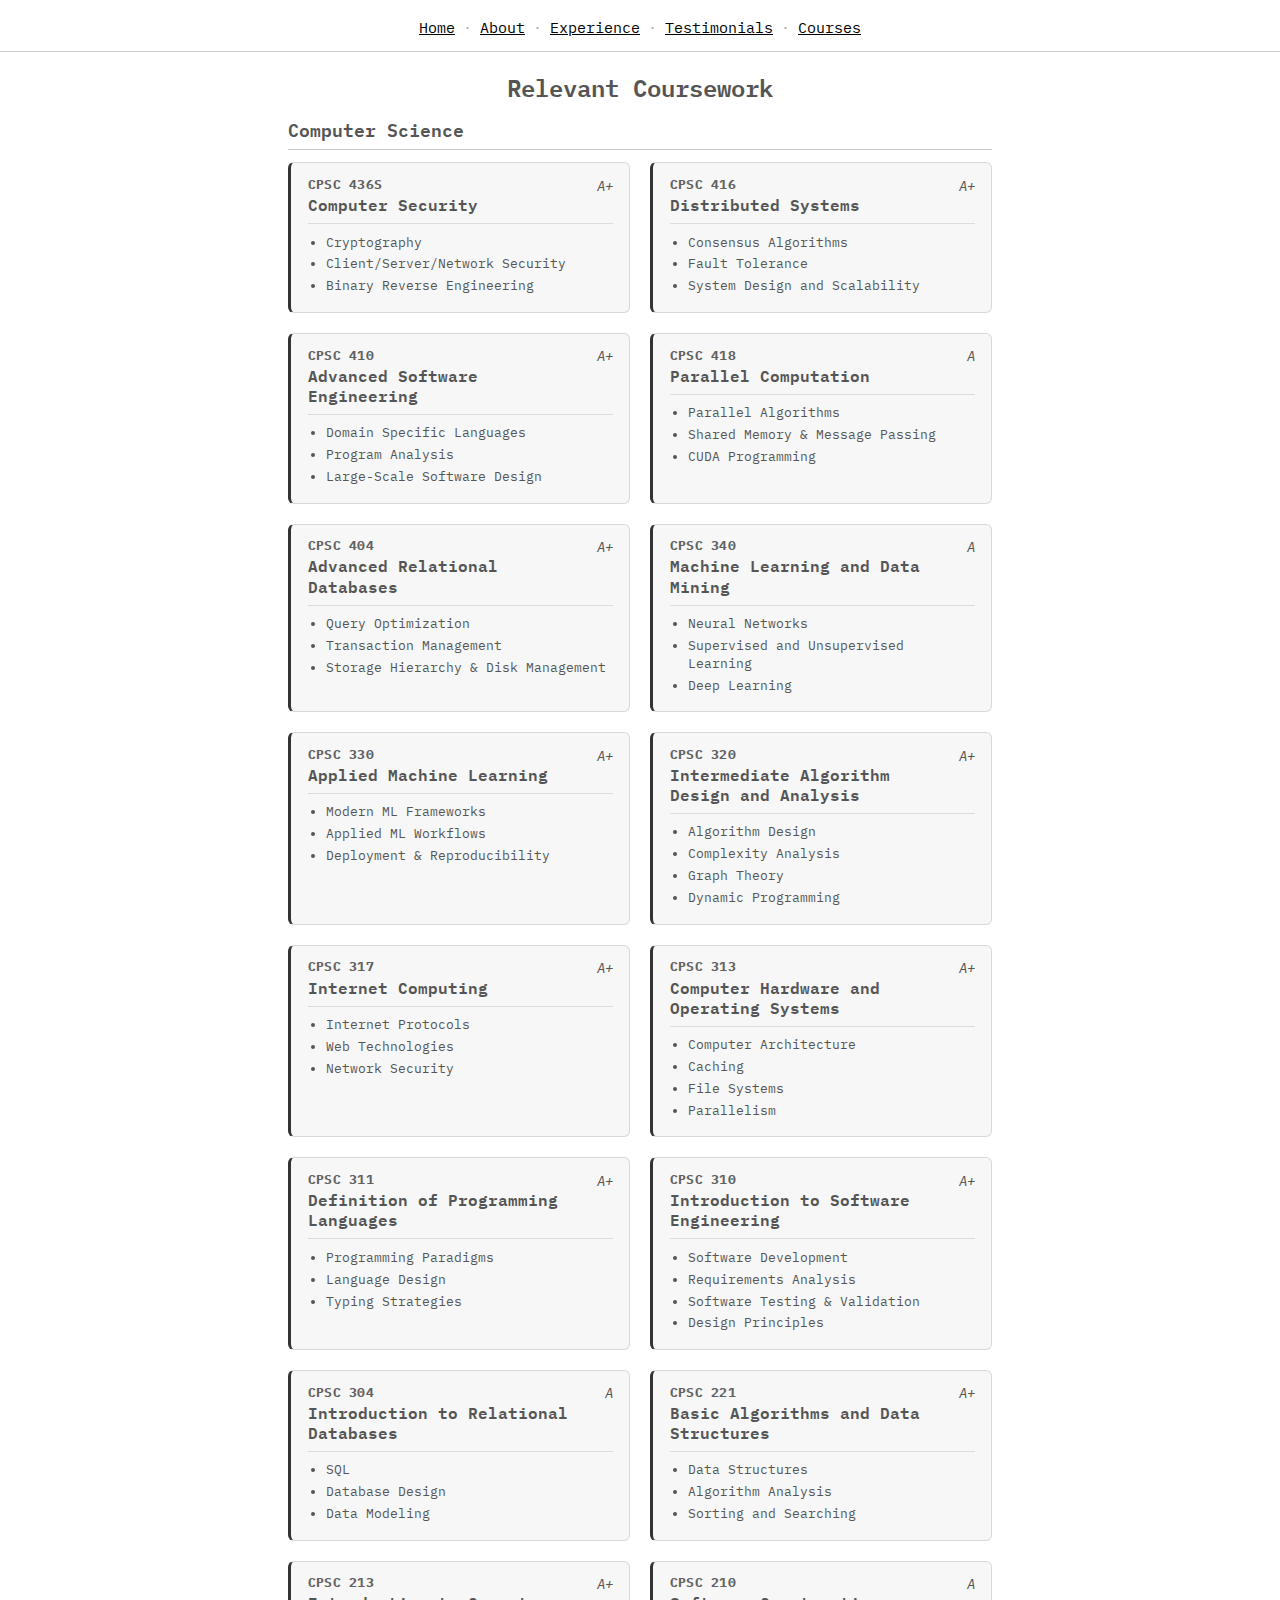
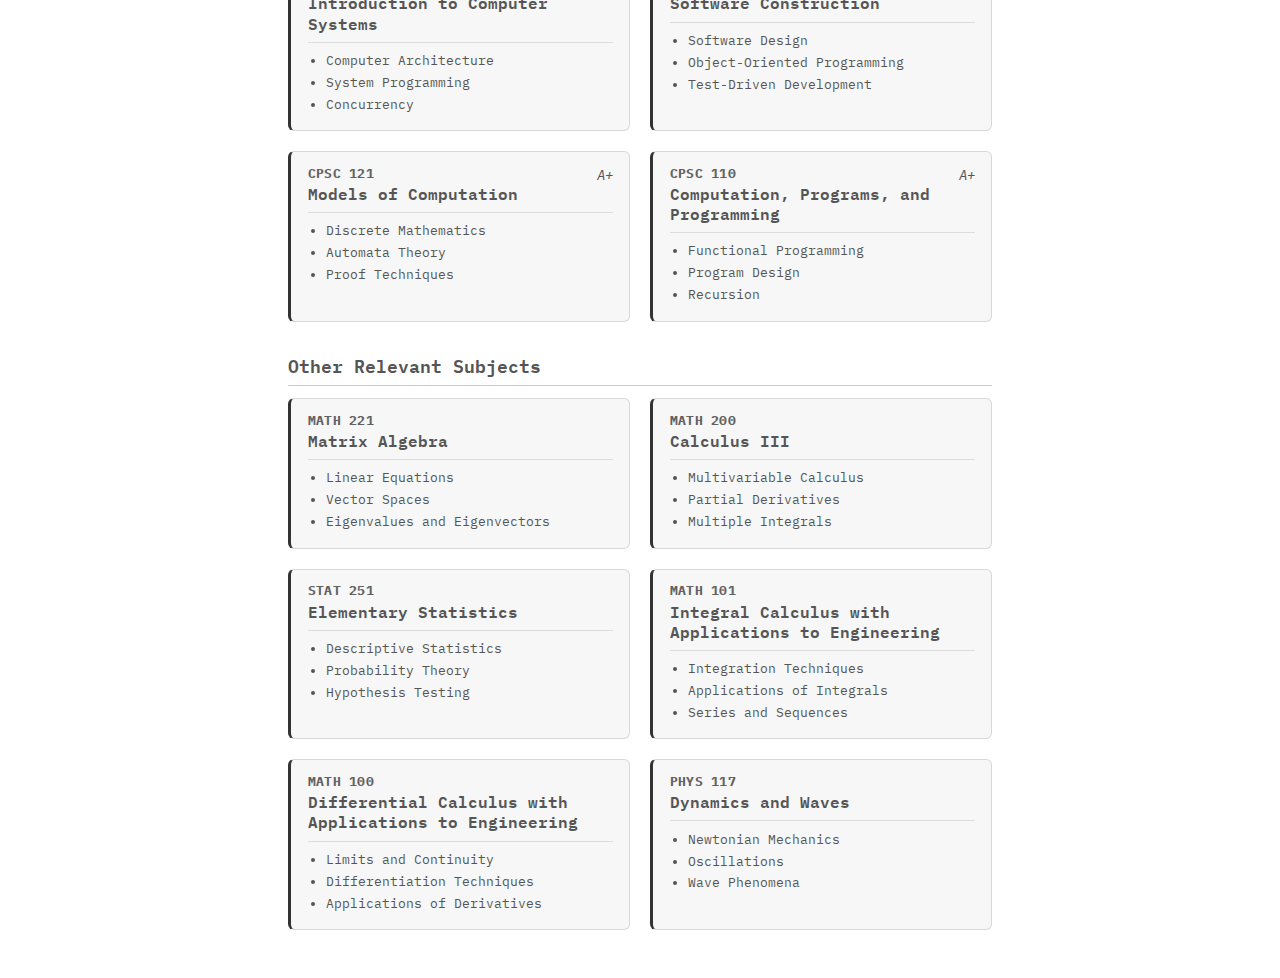
<file: courses.html>
<!DOCTYPE html>
<html lang="en">
<head>
    <meta charset="UTF-8">
    <meta http-equiv="X-UA-Compatible" content="IE=edge">
    <meta name="viewport" content="width=device-width, initial-scale=1.0">
    <link rel="stylesheet" href="/assets/css/courses.css">
    <link rel="preconnect" href="https://fonts.googleapis.com">
    <link rel="preconnect" href="https://fonts.gstatic.com" crossorigin>
    <link href="https://fonts.googleapis.com/css2?family=IBM+Plex+Mono:ital,wght@0,100;0,200;0,300;0,400;0,500;0,600;0,700;1,100;1,200;1,300;1,400;1,500;1,600;1,700&family=Roboto:ital,wght@0,100;0,300;0,400;0,500;0,700;0,900;1,100;1,300;1,400;1,500;1,700;1,900&display=swap" rel="stylesheet">
    <link rel="icon" type="image/x-icon" href="/assets/images/favicon.ico">
    <meta name="description" content="Relevant coursework completed by Daven Froberg, including Computer Science courses in algorithms, databases, machine learning, distributed systems, and more.">
    <meta property="og:title" content="Relevant Courses - Daven Froberg">
    <meta property="og:description" content="Relevant coursework in Computer Science, Mathematics, and Statistics.">
    <meta property="og:type" content="website">
    <title>Relevant Courses - Daven Froberg</title>
</head>

<body>
    <header class="site-header">
        <nav class="site-nav" aria-label="Site">
            <a href="/">Home</a><span class="nav-sep" aria-hidden="true">·</span>
            <a href="/about.html">About</a><span class="nav-sep" aria-hidden="true">·</span>
            <a href="/experience.html">Experience</a><span class="nav-sep" aria-hidden="true">·</span>
            <a href="/testimonials.html">Testimonials</a><span class="nav-sep" aria-hidden="true">·</span>
            <a href="/courses.html">Courses</a>
        </nav>
    </header>

    <main class="doc-main">
        <h1 class="page-title">Relevant Coursework</h1>

        <section class="subject-section" aria-labelledby="cs-heading">
            <h2 id="cs-heading" class="section-heading">Computer Science</h2>
            <div class="courses-grid">
                <article class="course">
                    <h3 class="course-heading"><span class="course-id">CPSC 436S</span> <span class="course-name">Computer Security</span> <span class="grade">A+</span></h3>
                    <ul class="skills-list">
                        <li>Cryptography</li>
                        <li>Client/Server/Network Security</li>
                        <li>Binary Reverse Engineering</li>
                    </ul>
                </article>
                <article class="course">
                    <h3 class="course-heading"><span class="course-id">CPSC 416</span> <span class="course-name">Distributed Systems</span> <span class="grade">A+</span></h3>
                    <ul class="skills-list">
                        <li>Consensus Algorithms</li>
                        <li>Fault Tolerance</li>
                        <li>System Design and Scalability</li>
                    </ul>
                </article>
                <article class="course">
                    <h3 class="course-heading"><span class="course-id">CPSC 410</span> <span class="course-name">Advanced Software Engineering</span> <span class="grade">A+</span></h3>
                    <ul class="skills-list">
                        <li>Domain Specific Languages</li>
                        <li>Program Analysis</li>
                        <li>Large-Scale Software Design</li>
                    </ul>
                </article>
                <article class="course">
                    <h3 class="course-heading"><span class="course-id">CPSC 418</span> <span class="course-name">Parallel Computation</span> <span class="grade">A</span></h3>
                    <ul class="skills-list">
                        <li>Parallel Algorithms</li>
                        <li>Shared Memory &amp; Message Passing</li>
                        <li>CUDA Programming</li>
                    </ul>
                </article>
                <article class="course">
                    <h3 class="course-heading"><span class="course-id">CPSC 404</span> <span class="course-name">Advanced Relational Databases</span> <span class="grade">A+</span></h3>
                    <ul class="skills-list">
                        <li>Query Optimization</li>
                        <li>Transaction Management</li>
                        <li>Storage Hierarchy &amp; Disk Management</li>
                    </ul>
                </article>
                <article class="course">
                    <h3 class="course-heading"><span class="course-id">CPSC 340</span> <span class="course-name">Machine Learning and Data Mining</span> <span class="grade">A</span></h3>
                    <ul class="skills-list">
                        <li>Neural Networks</li>
                        <li>Supervised and Unsupervised Learning</li>
                        <li>Deep Learning</li>
                    </ul>
                </article>
                <article class="course">
                    <h3 class="course-heading"><span class="course-id">CPSC 330</span> <span class="course-name">Applied Machine Learning</span> <span class="grade">A+</span></h3>
                    <ul class="skills-list">
                        <li>Modern ML Frameworks</li>
                        <li>Applied ML Workflows</li>
                        <li>Deployment &amp; Reproducibility</li>
                    </ul>
                </article>
                <article class="course">
                    <h3 class="course-heading"><span class="course-id">CPSC 320</span> <span class="course-name">Intermediate Algorithm Design and Analysis</span> <span class="grade">A+</span></h3>
                    <ul class="skills-list">
                        <li>Algorithm Design</li>
                        <li>Complexity Analysis</li>
                        <li>Graph Theory</li>
                        <li>Dynamic Programming</li>
                    </ul>
                </article>
                <article class="course">
                    <h3 class="course-heading"><span class="course-id">CPSC 317</span> <span class="course-name">Internet Computing</span> <span class="grade">A+</span></h3>
                    <ul class="skills-list">
                        <li>Internet Protocols</li>
                        <li>Web Technologies</li>
                        <li>Network Security</li>
                    </ul>
                </article>
                <article class="course">
                    <h3 class="course-heading"><span class="course-id">CPSC 313</span> <span class="course-name">Computer Hardware and Operating Systems</span> <span class="grade">A+</span></h3>
                    <ul class="skills-list">
                        <li>Computer Architecture</li>
                        <li>Caching</li>
                        <li>File Systems</li>
                        <li>Parallelism</li>
                    </ul>
                </article>
                <article class="course">
                    <h3 class="course-heading"><span class="course-id">CPSC 311</span> <span class="course-name">Definition of Programming Languages</span> <span class="grade">A+</span></h3>
                    <ul class="skills-list">
                        <li>Programming Paradigms</li>
                        <li>Language Design</li>
                        <li>Typing Strategies</li>
                    </ul>
                </article>
                <article class="course">
                    <h3 class="course-heading"><span class="course-id">CPSC 310</span> <span class="course-name">Introduction to Software Engineering</span> <span class="grade">A+</span></h3>
                    <ul class="skills-list">
                        <li>Software Development</li>
                        <li>Requirements Analysis</li>
                        <li>Software Testing &amp; Validation</li>
                        <li>Design Principles</li>
                    </ul>
                </article>
                <article class="course">
                    <h3 class="course-heading"><span class="course-id">CPSC 304</span> <span class="course-name">Introduction to Relational Databases</span> <span class="grade">A</span></h3>
                    <ul class="skills-list">
                        <li>SQL</li>
                        <li>Database Design</li>
                        <li>Data Modeling</li>
                    </ul>
                </article>
                <article class="course">
                    <h3 class="course-heading"><span class="course-id">CPSC 221</span> <span class="course-name">Basic Algorithms and Data Structures</span> <span class="grade">A+</span></h3>
                    <ul class="skills-list">
                        <li>Data Structures</li>
                        <li>Algorithm Analysis</li>
                        <li>Sorting and Searching</li>
                    </ul>
                </article>
                <article class="course">
                    <h3 class="course-heading"><span class="course-id">CPSC 213</span> <span class="course-name">Introduction to Computer Systems</span> <span class="grade">A+</span></h3>
                    <ul class="skills-list">
                        <li>Computer Architecture</li>
                        <li>System Programming</li>
                        <li>Concurrency</li>
                    </ul>
                </article>
                <article class="course">
                    <h3 class="course-heading"><span class="course-id">CPSC 210</span> <span class="course-name">Software Construction</span> <span class="grade">A</span></h3>
                    <ul class="skills-list">
                        <li>Software Design</li>
                        <li>Object-Oriented Programming</li>
                        <li>Test-Driven Development</li>
                    </ul>
                </article>
                <article class="course">
                    <h3 class="course-heading"><span class="course-id">CPSC 121</span> <span class="course-name">Models of Computation</span> <span class="grade">A+</span></h3>
                    <ul class="skills-list">
                        <li>Discrete Mathematics</li>
                        <li>Automata Theory</li>
                        <li>Proof Techniques</li>
                    </ul>
                </article>
                <article class="course">
                    <h3 class="course-heading"><span class="course-id">CPSC 110</span> <span class="course-name">Computation, Programs, and Programming</span> <span class="grade">A+</span></h3>
                    <ul class="skills-list">
                        <li>Functional Programming</li>
                        <li>Program Design</li>
                        <li>Recursion</li>
                    </ul>
                </article>
            </div>
        </section>

        <section class="subject-section" aria-labelledby="other-heading">
            <h2 id="other-heading" class="section-heading">Other Relevant Subjects</h2>
            <div class="courses-grid">
                <article class="course">
                    <h3 class="course-heading"><span class="course-id">MATH 221</span> <span class="course-name">Matrix Algebra</span></h3>
                    <ul class="skills-list">
                        <li>Linear Equations</li>
                        <li>Vector Spaces</li>
                        <li>Eigenvalues and Eigenvectors</li>
                    </ul>
                </article>
                <article class="course">
                    <h3 class="course-heading"><span class="course-id">MATH 200</span> <span class="course-name">Calculus III</span></h3>
                    <ul class="skills-list">
                        <li>Multivariable Calculus</li>
                        <li>Partial Derivatives</li>
                        <li>Multiple Integrals</li>
                    </ul>
                </article>
                <article class="course">
                    <h3 class="course-heading"><span class="course-id">STAT 251</span> <span class="course-name">Elementary Statistics</span></h3>
                    <ul class="skills-list">
                        <li>Descriptive Statistics</li>
                        <li>Probability Theory</li>
                        <li>Hypothesis Testing</li>
                    </ul>
                </article>
                <article class="course">
                    <h3 class="course-heading"><span class="course-id">MATH 101</span> <span class="course-name">Integral Calculus with Applications to Engineering</span></h3>
                    <ul class="skills-list">
                        <li>Integration Techniques</li>
                        <li>Applications of Integrals</li>
                        <li>Series and Sequences</li>
                    </ul>
                </article>
                <article class="course">
                    <h3 class="course-heading"><span class="course-id">MATH 100</span> <span class="course-name">Differential Calculus with Applications to Engineering</span></h3>
                    <ul class="skills-list">
                        <li>Limits and Continuity</li>
                        <li>Differentiation Techniques</li>
                        <li>Applications of Derivatives</li>
                    </ul>
                </article>
                <article class="course">
                    <h3 class="course-heading"><span class="course-id">PHYS 117</span> <span class="course-name">Dynamics and Waves</span></h3>
                    <ul class="skills-list">
                        <li>Newtonian Mechanics</li>
                        <li>Oscillations</li>
                        <li>Wave Phenomena</li>
                    </ul>
                </article>
            </div>
        </section>
    </main>
</body>
</html>
</file>
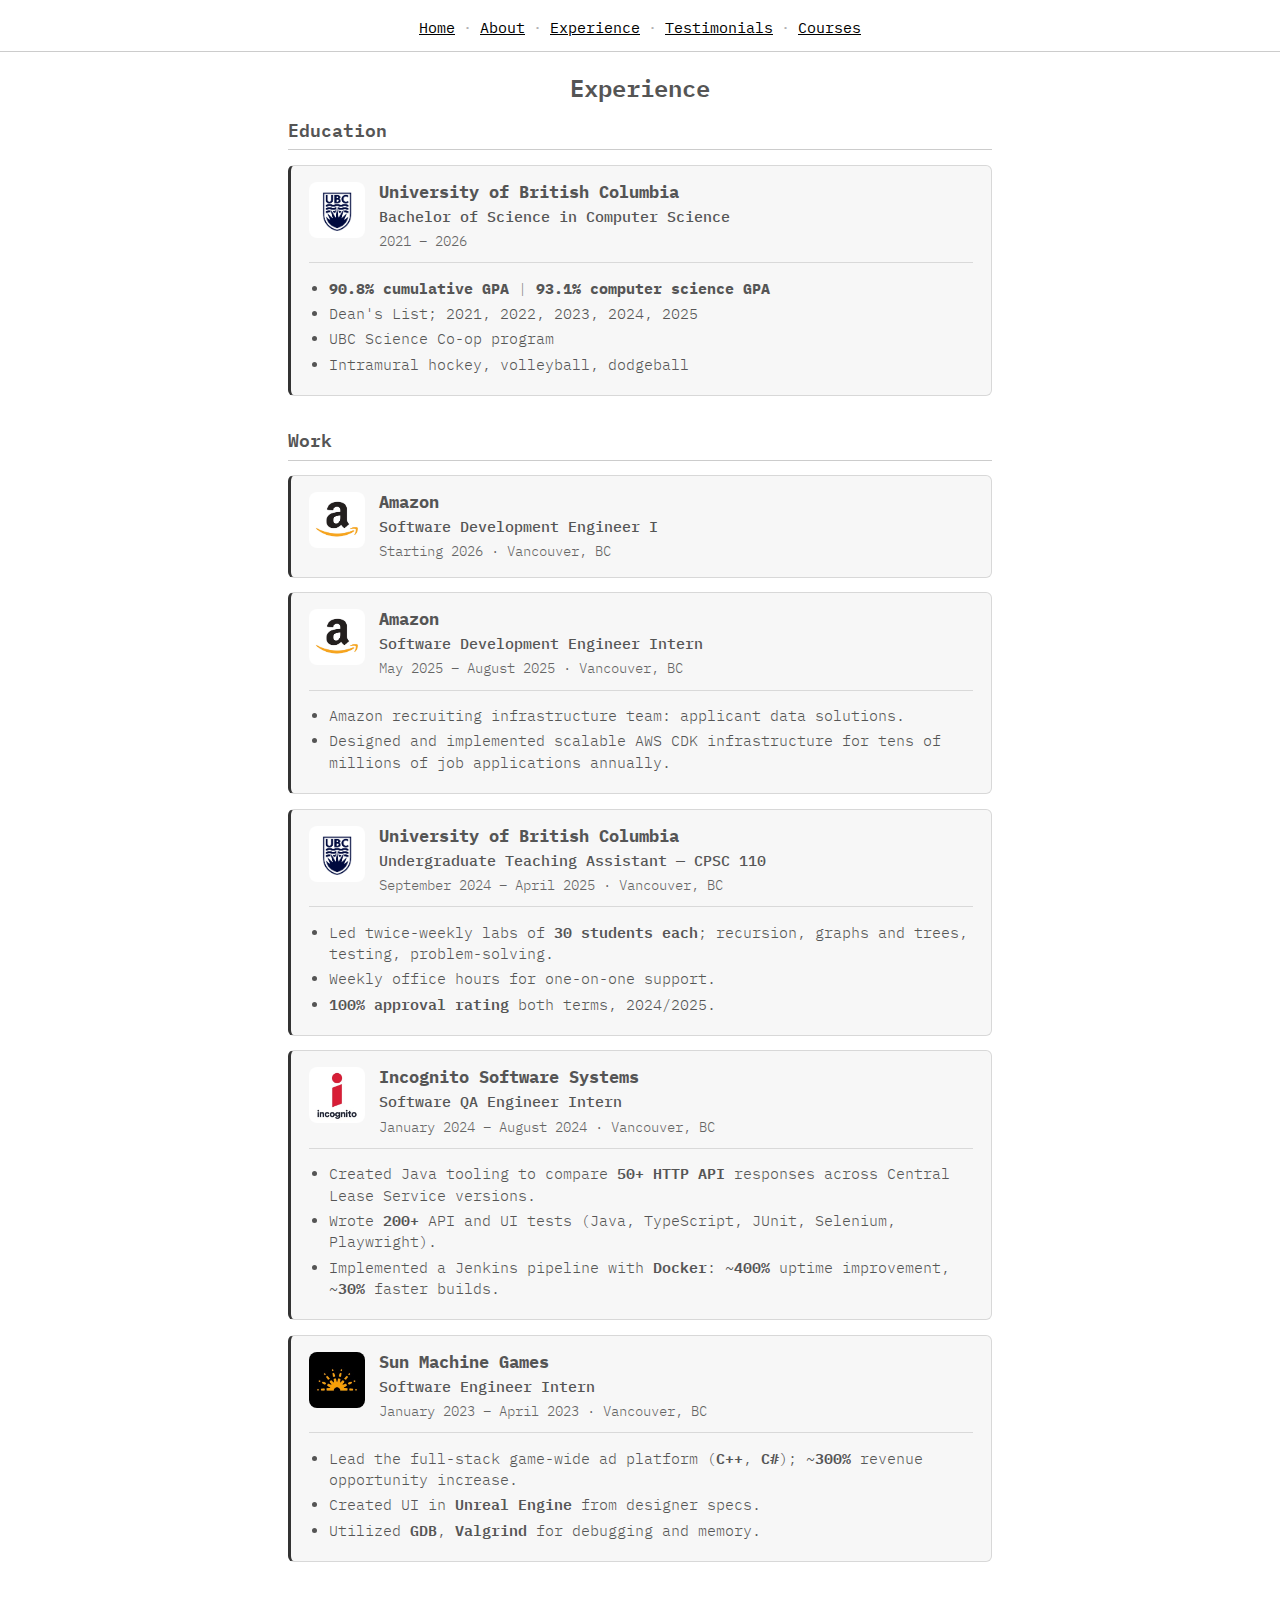
<file: experience.html>
<!DOCTYPE html>
<html lang="en">

<head>
  <meta charset="UTF-8">
  <meta http-equiv="X-UA-Compatible" content="IE=edge">
  <meta name="viewport" content="width=device-width, initial-scale=1.0">
  <link rel="stylesheet" href="/assets/css/experience.css">
  <link rel="preconnect" href="https://fonts.googleapis.com">
  <link rel="preconnect" href="https://fonts.gstatic.com" crossorigin>
  <link
    href="https://fonts.googleapis.com/css2?family=IBM+Plex+Mono:ital,wght@0,100;0,200;0,300;0,400;0,500;0,600;0,700;1,100;1,200;1,300;1,400;1,500;1,600;1,700&family=Roboto:ital,wght@0,100;0,300;0,400;0,500;0,700;0,900;1,100;1,300;1,400;1,500;1,700;1,900&display=swap"
    rel="stylesheet">
  <link rel="icon" type="image/x-icon" href="/assets/images/favicon.ico">
  <meta name="description" content="Work experience and education of Daven Froberg - Software Development Engineer at Amazon, Teaching Assistant at UBC, and previous internships at Incognito Software and Sun Machine Games.">
  <meta property="og:title" content="My Experience - Daven Froberg">
  <meta property="og:description" content="Work experience including Software Development Engineer at Amazon, Teaching Assistant at UBC, and previous internships.">
  <meta property="og:type" content="website">
  <title>My Experience - Daven Froberg</title>
</head>

<body>
  <header class="site-header">
    <nav class="site-nav" aria-label="Site">
      <a href="/">Home</a><span class="nav-sep" aria-hidden="true">·</span>
      <a href="/about.html">About</a><span class="nav-sep" aria-hidden="true">·</span>
      <a href="/experience.html">Experience</a><span class="nav-sep" aria-hidden="true">·</span>
      <a href="/testimonials.html">Testimonials</a><span class="nav-sep" aria-hidden="true">·</span>
      <a href="/courses.html">Courses</a>
    </nav>
  </header>

  <main class="doc-main">
    <h1 class="page-title">Experience</h1>

    <section class="exp-section" aria-labelledby="education-heading">
      <h2 id="education-heading" class="section-heading">Education</h2>
      <article class="exp-item">
        <div class="exp-row">
          <img class="exp-logo" src="/assets/images/ubc.png" alt="UBC" width="56" height="56" loading="lazy">
          <div class="exp-meta">
            <p class="exp-org">University of British Columbia</p>
            <p class="exp-role">Bachelor of Science in Computer Science</p>
            <p class="exp-when">2021 – 2026</p>
          </div>
        </div>
        <ul class="exp-bullets">
          <li><span class="gpa-bold">90.8% cumulative GPA</span> <span class="gpa-separator">|</span> <span class="gpa-bold">93.1% computer science GPA</span></li>
          <li>Dean's List; 2021, 2022, 2023, 2024, 2025</li>
          <li>UBC Science Co-op program</li>
          <li>Intramural hockey, volleyball, dodgeball</li>
        </ul>
      </article>
    </section>

    <section class="exp-section" aria-labelledby="work-heading">
      <h2 id="work-heading" class="section-heading">Work</h2>

      <article class="exp-item">
        <div class="exp-row">
          <img class="exp-logo" src="/assets/images/amazon.jpg" alt="Amazon" width="56" height="56" loading="lazy">
          <div class="exp-meta">
            <p class="exp-org">Amazon</p>
            <p class="exp-role">Software Development Engineer I</p>
            <p class="exp-when">Starting 2026 · Vancouver, BC</p>
          </div>
        </div>
      </article>

      <article class="exp-item">
        <div class="exp-row">
          <img class="exp-logo" src="/assets/images/amazon.jpg" alt="Amazon" width="56" height="56" loading="lazy">
          <div class="exp-meta">
            <p class="exp-org">Amazon</p>
            <p class="exp-role">Software Development Engineer Intern</p>
            <p class="exp-when">May 2025 – August 2025 · Vancouver, BC</p>
          </div>
        </div>
        <ul class="exp-bullets">
          <li>Amazon recruiting infrastructure team: applicant data solutions.</li>
          <li>Designed and implemented scalable AWS CDK infrastructure for tens of millions of job applications annually.</li>
        </ul>
      </article>

      <article class="exp-item">
        <div class="exp-row">
          <img class="exp-logo" src="/assets/images/ubc.png" alt="UBC" width="56" height="56" loading="lazy">
          <div class="exp-meta">
            <p class="exp-org">University of British Columbia</p>
            <p class="exp-role">Undergraduate Teaching Assistant — CPSC 110</p>
            <p class="exp-when">September 2024 – April 2025 · Vancouver, BC</p>
          </div>
        </div>
        <ul class="exp-bullets">
          <li>Led twice-weekly labs of <strong>30 students each</strong>; recursion, graphs and trees, testing, problem-solving.</li>
          <li>Weekly office hours for one-on-one support.</li>
          <li><strong>100% approval rating</strong> both terms, 2024/2025.</li>
        </ul>
      </article>

      <article class="exp-item">
        <div class="exp-row">
          <img class="exp-logo" src="/assets/images/incognito.jpg" alt="Incognito" width="56" height="56" loading="lazy">
          <div class="exp-meta">
            <p class="exp-org">Incognito Software Systems</p>
            <p class="exp-role">Software QA Engineer Intern</p>
            <p class="exp-when">January 2024 – August 2024 · Vancouver, BC</p>
          </div>
        </div>
        <ul class="exp-bullets">
          <li>Created Java tooling to compare <strong>50+ HTTP API</strong> responses across Central Lease Service versions.</li>
          <li>Wrote <strong>200+</strong> API and UI tests (Java, TypeScript, JUnit, Selenium, Playwright).</li>
          <li>Implemented a Jenkins pipeline with <strong>Docker</strong>: ~<strong>400%</strong> uptime improvement, ~<strong>30%</strong> faster builds.</li>
        </ul>
      </article>

      <article class="exp-item">
        <div class="exp-row">
          <img class="exp-logo" src="/assets/images/smg.jpg" alt="Sun Machine Games" width="56" height="56" loading="lazy">
          <div class="exp-meta">
            <p class="exp-org">Sun Machine Games</p>
            <p class="exp-role">Software Engineer Intern</p>
            <p class="exp-when">January 2023 – April 2023 · Vancouver, BC</p>
          </div>
        </div>
        <ul class="exp-bullets">
          <li>Lead the full-stack game-wide ad platform (<strong>C++</strong>, <strong>C#</strong>); ~<strong>300%</strong> revenue opportunity increase.</li>
          <li>Created UI in <strong>Unreal Engine</strong> from designer specs.</li>
          <li>Utilized <strong>GDB</strong>, <strong>Valgrind</strong> for debugging and memory.</li>
        </ul>
      </article>
    </section>
  </main>
</body>

</html>
</file>
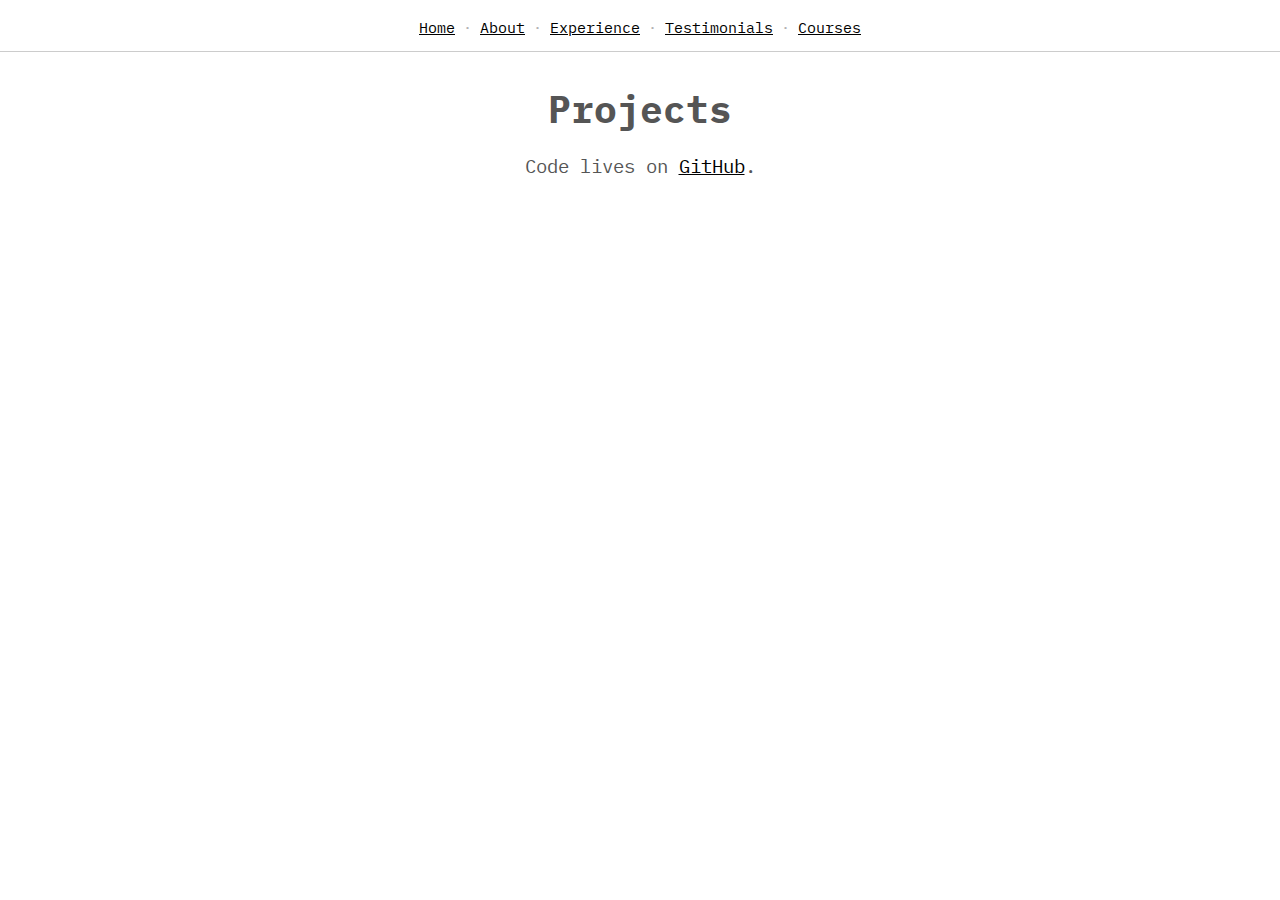
<file: projects.html>
<!DOCTYPE html>
<html lang="en">

<head>
    <meta charset="UTF-8">
    <meta http-equiv="X-UA-Compatible" content="IE=edge">
    <meta name="viewport" content="width=device-width, initial-scale=1.0">
    <link rel="stylesheet" href="/assets/css/projects.css">
    <link rel="preconnect" href="https://fonts.googleapis.com">
    <link rel="preconnect" href="https://fonts.gstatic.com" crossorigin>
    <link href="https://fonts.googleapis.com/css2?family=IBM+Plex+Mono:ital,wght@0,100;0,200;0,300;0,400;0,500;0,600;0,700;1,100;1,200;1,300;1,400;1,500;1,600;1,700&family=Roboto:ital,wght@0,100;0,300;0,400;0,500;0,700;0,900;1,100;1,300;1,400;1,500;1,700;1,900&display=swap" rel="stylesheet">
    <link rel="icon" type="image/x-icon" href="/assets/images/favicon.ico">
    <meta name="description" content="GitHub projects and repositories by Daven Froberg, showcasing software development work and contributions.">
    <meta property="og:title" content="My Projects - Daven Froberg">
    <meta property="og:description" content="GitHub projects and repositories showcasing software development work.">
    <meta property="og:type" content="website">
    <title>My Projects - Daven Froberg</title>
</head>

<body>
    <header class="site-header">
        <nav class="site-nav" aria-label="Site">
            <a href="/">Home</a><span class="nav-sep" aria-hidden="true">·</span>
            <a href="/about.html">About</a><span class="nav-sep" aria-hidden="true">·</span>
            <a href="/experience.html">Experience</a><span class="nav-sep" aria-hidden="true">·</span>
            <a href="/testimonials.html">Testimonials</a><span class="nav-sep" aria-hidden="true">·</span>
            <a href="/courses.html">Courses</a>
        </nav>
    </header>

    <main>
        <h1 id="title">Projects</h1>
        <p>Code lives on <a href="https://github.com/davenfroberg" rel="noopener noreferrer">GitHub</a>.</p>
    </main>
</body>

</html>
</file>
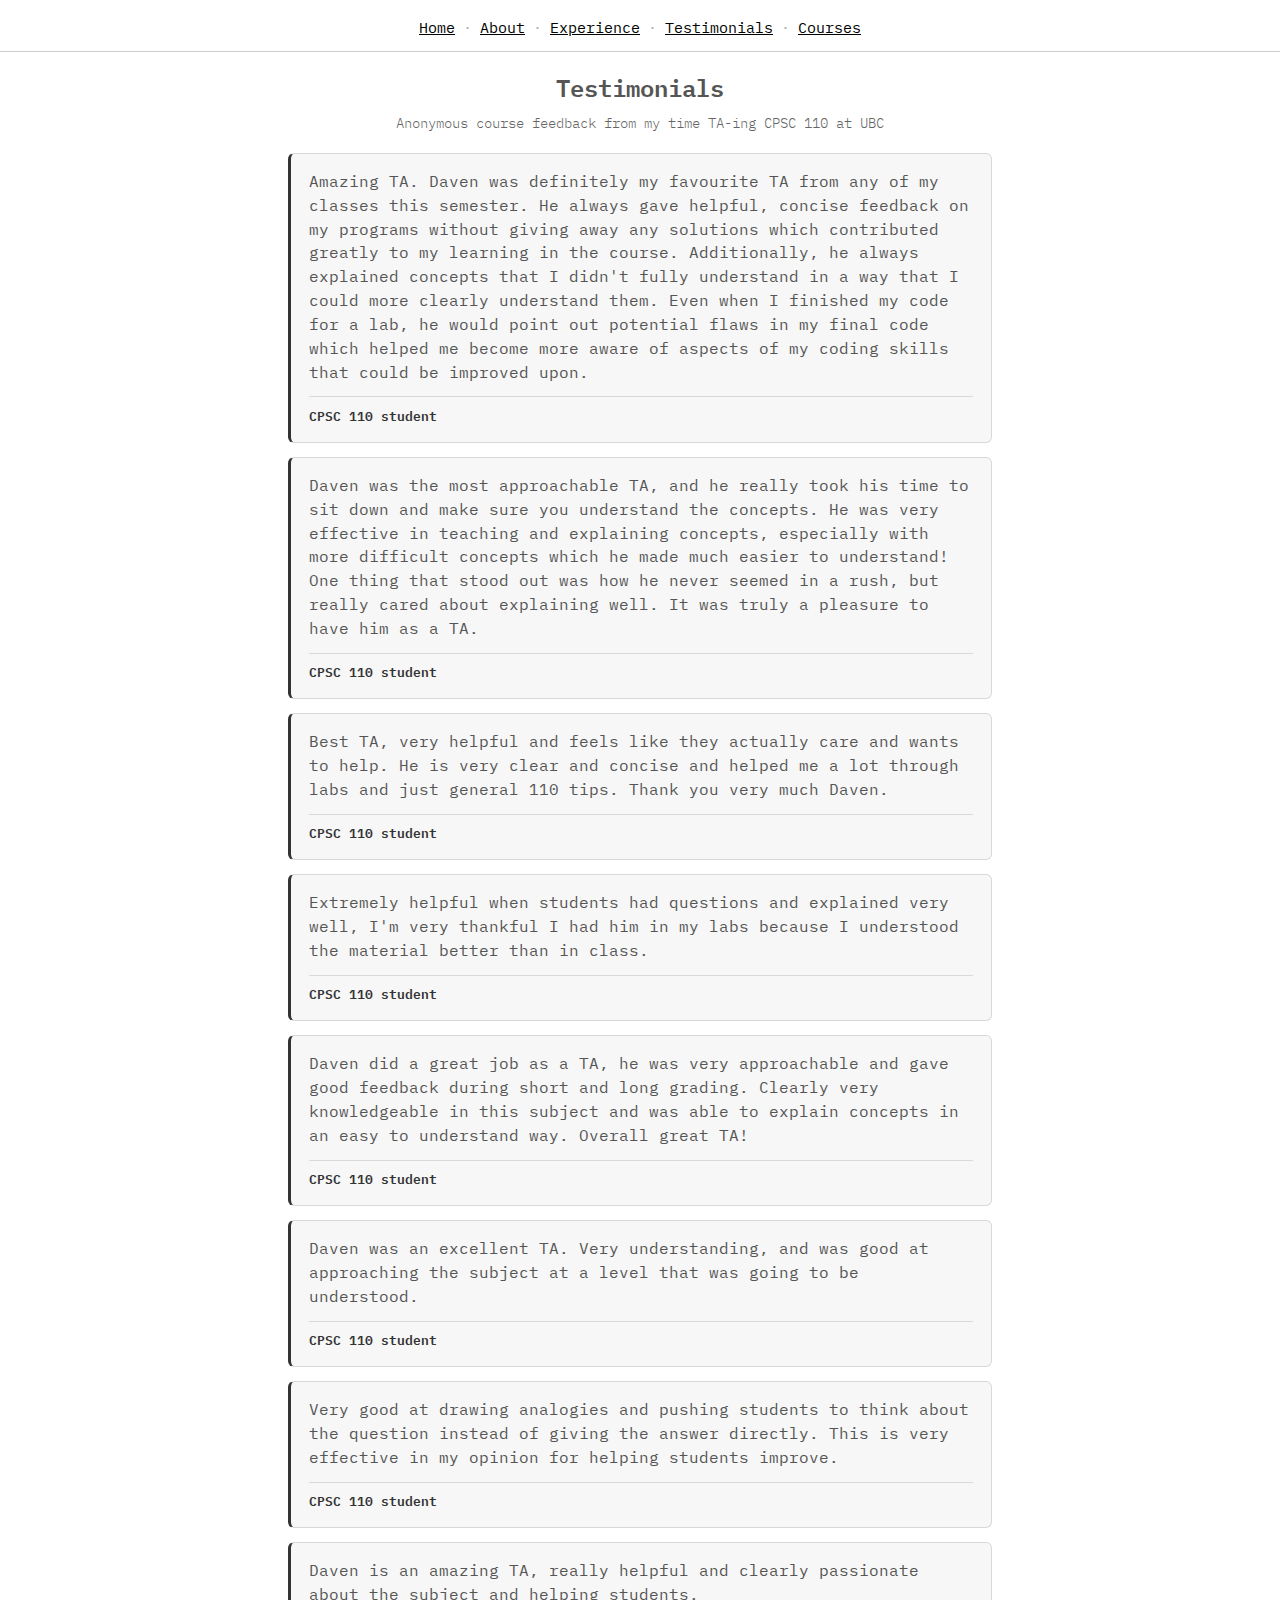
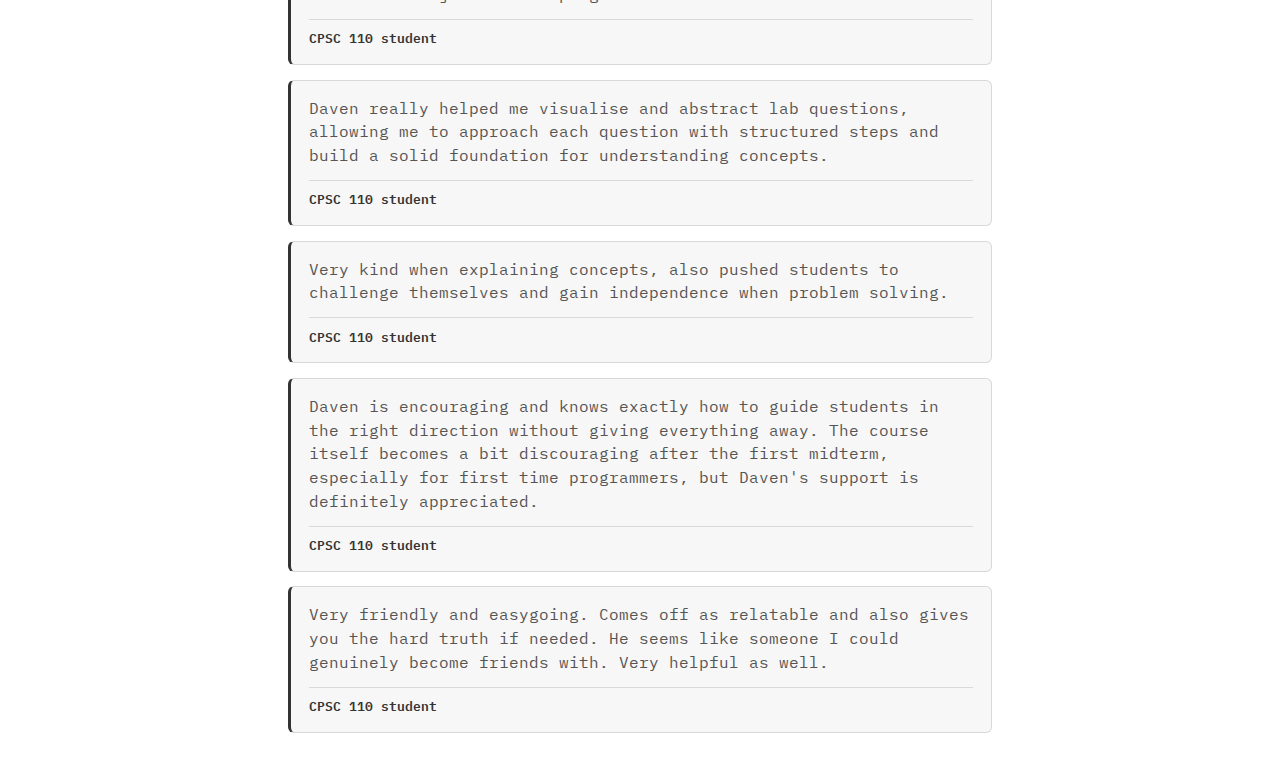
<file: testimonials.html>
<!DOCTYPE html>
<html lang="en">
<head>
    <meta charset="UTF-8">
    <meta http-equiv="X-UA-Compatible" content="IE=edge">
    <meta name="viewport" content="width=device-width, initial-scale=1.0">
    <link rel="preconnect" href="https://fonts.googleapis.com">
    <link rel="preconnect" href="https://fonts.gstatic.com" crossorigin>
    <link href="https://fonts.googleapis.com/css2?family=IBM+Plex+Mono:ital,wght@0,100;0,200;0,300;0,400;0,500;0,600;0,700;1,100;1,200;1,300;1,400;1,500;1,600;1,700&family=Roboto:ital,wght@0,100;0,300;0,400;0,500;0,700;0,900;1,100;1,300;1,400;1,500;1,700;1,900&display=swap" rel="stylesheet">
    <link rel="icon" type="image/x-icon" href="/assets/images/favicon.ico">
    <link rel="stylesheet" href="/assets/css/testimonials.css">
    <title>Testimonials - Daven Froberg</title>
    <meta name="description" content="Testimonials from students about Daven Froberg's teaching as a Teaching Assistant for CPSC 110 at UBC.">
    <meta property="og:title" content="Testimonials - Daven Froberg">
    <meta property="og:description" content="What students say about working with Daven Froberg as a Teaching Assistant.">
    <meta property="og:type" content="website">
</head>
<body>
    <header class="site-header">
        <nav class="site-nav" aria-label="Site">
            <a href="/">Home</a><span class="nav-sep" aria-hidden="true">·</span>
            <a href="/about.html">About</a><span class="nav-sep" aria-hidden="true">·</span>
            <a href="/experience.html">Experience</a><span class="nav-sep" aria-hidden="true">·</span>
            <a href="/testimonials.html">Testimonials</a><span class="nav-sep" aria-hidden="true">·</span>
            <a href="/courses.html">Courses</a>
        </nav>
    </header>

    <main class="doc-main">
        <h1 class="page-title">Testimonials</h1>
        <p class="page-lede">Anonymous course feedback from my time TA-ing CPSC 110 at UBC</p>

        <section class="t-list">
            <article class="t-item">
                <blockquote class="t-quote">Amazing TA. Daven was definitely my favourite TA from any of my classes this semester. He always gave helpful, concise feedback on my programs without giving away any solutions which contributed greatly to my learning in the course. Additionally, he always explained concepts that I didn't fully understand in a way that I could more clearly understand them. Even when I finished my code for a lab, he would point out potential flaws in my final code which helped me become more aware of aspects of my coding skills that could be improved upon.</blockquote>
                <p class="t-meta"><span class="t-author">CPSC 110 student</span></p>
            </article>

            <article class="t-item">
                <blockquote class="t-quote">Daven was the most approachable TA, and he really took his time to sit down and make sure you understand the concepts. He was very effective in teaching and explaining concepts, especially with more difficult concepts which he made much easier to understand! One thing that stood out was how he never seemed in a rush, but really cared about explaining well. It was truly a pleasure to have him as a TA.</blockquote>
                <p class="t-meta"><span class="t-author">CPSC 110 student</span></p>
            </article>

            <article class="t-item">
                <blockquote class="t-quote">Best TA, very helpful and feels like they actually care and wants to help. He is very clear and concise and helped me a lot through labs and just general 110 tips. Thank you very much Daven.</blockquote>
                <p class="t-meta"><span class="t-author">CPSC 110 student</span></p>
            </article>

            <article class="t-item">
                <blockquote class="t-quote">Extremely helpful when students had questions and explained very well, I'm very thankful I had him in my labs because I understood the material better than in class.</blockquote>
                <p class="t-meta"><span class="t-author">CPSC 110 student</span></p>
            </article>

            <article class="t-item">
                <blockquote class="t-quote">Daven did a great job as a TA, he was very approachable and gave good feedback during short and long grading. Clearly very knowledgeable in this subject and was able to explain concepts in an easy to understand way. Overall great TA!</blockquote>
                <p class="t-meta"><span class="t-author">CPSC 110 student</span></p>
            </article>

            <article class="t-item">
                <blockquote class="t-quote">Daven was an excellent TA. Very understanding, and was good at approaching the subject at a level that was going to be understood.</blockquote>
                <p class="t-meta"><span class="t-author">CPSC 110 student</span></p>
            </article>

            <article class="t-item">
                <blockquote class="t-quote">Very good at drawing analogies and pushing students to think about the question instead of giving the answer directly. This is very effective in my opinion for helping students improve.</blockquote>
                <p class="t-meta"><span class="t-author">CPSC 110 student</span></p>
            </article>

            <article class="t-item">
                <blockquote class="t-quote">Daven is an amazing TA, really helpful and clearly passionate about the subject and helping students.</blockquote>
                <p class="t-meta"><span class="t-author">CPSC 110 student</span></p>
            </article>

            <article class="t-item">
                <blockquote class="t-quote">Daven really helped me visualise and abstract lab questions, allowing me to approach each question with structured steps and build a solid foundation for understanding concepts.</blockquote>
                <p class="t-meta"><span class="t-author">CPSC 110 student</span></p>
            </article>

            <article class="t-item">
                <blockquote class="t-quote">Very kind when explaining concepts, also pushed students to challenge themselves and gain independence when problem solving.</blockquote>
                <p class="t-meta"><span class="t-author">CPSC 110 student</span></p>
            </article>

            <article class="t-item">
                <blockquote class="t-quote">Daven is encouraging and knows exactly how to guide students in the right direction without giving everything away. The course itself becomes a bit discouraging after the first midterm, especially for first time programmers, but Daven's support is definitely appreciated.</blockquote>
                <p class="t-meta"><span class="t-author">CPSC 110 student</span></p>
            </article>

            <article class="t-item">
                <blockquote class="t-quote">Very friendly and easygoing. Comes off as relatable and also gives you the hard truth if needed. He seems like someone I could genuinely become friends with. Very helpful as well.</blockquote>
                <p class="t-meta"><span class="t-author">CPSC 110 student</span></p>
            </article>
        </section>
    </main>
</body>
</html>
</file>
<file: style/main.css>
body {
    font-family: 'Raleway', Helvetica, sans-serif;
    text-align: center;
    font-size: 120%;
}

#project-links {
    display: flex;
    flex-direction: column;
    align-items: center;
}

.project-link p {
    margin-top:4px
}

#tbc {
    font-style: italic;
    color: #777;
}

a:visited {
    text-decoration: none;
}

a {
    text-decoration: none;
}

#intro {
    font-weight: 600;
    text-align: center;
    margin-bottom: 2px;
}


#title {
    padding-top: 40px;
}

#subheading {
    font-weight: 400;
    text-align: center;
    margin-top: 2px;

}

#description {
    max-width: 1000px;
    margin: auto;
    font-size: 19px;
    font-weight: 300;
    line-height: 130%;
    padding-left: 30px;
    padding-right: 30px;
}

.social {
    width: 40px;
    height: 40px;
    margin-left: 5px;
    margin-right: 5px;
    margin-top: 5px;
}

/* Start of nav menu */
.nav a {
    display: block;
    margin: 0 auto 16px;
    text-align: center;
    margin-bottom: 16px;
    padding: 12px 10px;
    width: 100%;
    max-width: 70%
}

.nav {
    position: fixed;
    top: 0;
    width: 25%;
    min-height: 100vh;
    display: block;
    z-index: 98;
    padding-top: 120px;
    right: 100%;
    transition: 0.4s;
}

.nav.is-active {
    right: 75%;
}

.hamburger {
    position: relative;
    display: block;
    width: 45px;
    height: 45px;
    cursor: pointer;
    z-index: 99;

    appearance: none;
    background: none;
    outline: none;
    border: none;
}

.hamburger .bar,
.hamburger:after,
.hamburger:before {
    content: '';
    display: block;
    width: 100%;
    height: 5px;
    margin: 6px 0px;
    transition: 0.4s;
}

.hamburger.is-active:before {
    transform: rotate(-45deg) translate(-8px, 6px);
}

.hamburger.is-active:after {
    transform: rotate(45deg) translate(-8px, -9px);
}

.hamburger.is-active .bar {
    opacity: 0;
}

#projects_image {
    height: 20px;
    width: 20px;
    padding-left: 5px;
    padding-top: 2px;
}

/* End of nav menu */

/* Start of dark/light-mode preferences */

@media (prefers-color-scheme: light) {
    body {
        background-color: #ffffff
    }

    #description {
        color: #555555;
    }

    #linkedin {
        content: url("../images/linkedin_light.png");
    }

    #github {
        content: url("../images/github_light.png");
    }

    #instagram {
        content: url("../images/instagram_light.png");
    }

    #tbc {
        color: #757575;
    }

    a {
        color: black;
    }

    a:visited {
        color: black;
    }

    a:hover {
        color: #666666;
    }

    .heading {
        color: black;
    }

    .nav {
        background-color: #f5f5f5
    }

    .nav a {
        background-color: #ececec
    }

    .hamburger .bar,
    .hamburger:after,
    .hamburger:before {
        background-color: #191919;
    }

    #projects_image {
        content: url("/images/github_light.png");
    }
}

@media (prefers-color-scheme: dark) {
    body {
        background-color: #191919
    }

    #description {
        color: #e9e9e9;
    }

    #linkedin {
        content: url("../images/linkedin_dark.png");
    }

    #github {
        content: url("../images/github_dark.png");
    }

    #instagram {
        content: url("../images/instagram_dark.png");
    }

    #tbc {
        color: #9d9d9d;
    }

    a {
        color: rgb(255, 255, 255);

    }

    a:visited {
        color: rgb(255, 255, 255);
    }

    a:hover {
        color: #d0d0d0;
    }

    .heading {
        color: #e5e5e5;
    }

    .nav {
        background-color: #202020
    }

    .nav a {
        background-color: rgb(56, 56, 56);
    }

    .hamburger .bar,
    .hamburger:after,
    .hamburger:before {
        background-color: #ffffff;
    }

    #projects_image {
        content: url("/images/github_dark.png");
    }

}

/* End of dark/light-mode preferences */
</file>
<file: style/about.css>
body {
    font-family: 'Raleway', Helvetica, sans-serif;
    text-align: center;
    font-size: 120%;
}

a:visited {
    text-decoration: none;
}

a {
    text-decoration: none;
}

#intro {
    font-weight: 600;
    text-align: left;
    margin-bottom: 2px;
}

#description {
    max-width: 1000px;
    margin: auto;
    padding-left: 30px;
    padding-right: 30px;
    margin-top:60px;
    display: flex;
    align-items: center;
}

#description-image {
    max-width: 35%; 
    min-width:350px;
    height: auto;
    margin-right: 35px; 
    border-radius:40px;
    box-shadow: 5px 5px 10px rgba(0, 0, 0, 0.2);
}

#description-p {
    font-size: 19px;
    font-weight: 300;
    line-height: 130%;
    text-align: left;
}

@media (max-width: 700px) {
    #description {
        flex-direction: column;
        text-align: center;
    }

    #description-image {
        margin-right: 0;
    }
}


/* Start of nav menu */
.nav a {
    display: block;
    margin: 0 auto 16px;
    text-align: center;
    margin-bottom: 16px;
    padding: 12px 10px;
    width: 100%;
    max-width: 70%
}

.nav {
    position: fixed;
    top: 0;
    width: 25%;
    min-height: 100vh;
    display: block;
    z-index: 98;
    padding-top: 120px;
    right: 100%;
    transition: 0.4s;
}

.nav.is-active {
    right: 75%;
}

.hamburger {
    position: relative;
    display: block;
    width: 45px;
    height: 45px;
    cursor: pointer;
    z-index: 99;

    appearance: none;
    background: none;
    outline: none;
    border: none;
}

.hamburger .bar,
.hamburger:after,
.hamburger:before {
    content: '';
    display: block;
    width: 100%;
    height: 5px;
    margin: 6px 0px;
    transition: 0.4s;
}

.hamburger.is-active:before {
    transform: rotate(-45deg) translate(-8px, 6px);
}

.hamburger.is-active:after {
    transform: rotate(45deg) translate(-8px, -9px);
}

.hamburger.is-active .bar {
    opacity: 0;
}

#projects_image {
    height: 20px;
    width: 20px;
    padding-left: 5px;
    padding-top: 2px;
}

/* End of nav menu */

/* Start of dark/light-mode preferences */

@media (prefers-color-scheme: light) {
    body {
        background-color: #ffffff
    }

    #description {
        color: #555555;
    }

    a {
        color: black;
    }

    a:visited {
        color: black;
    }

    a:hover {
        color: #666666;
    }

    .heading {
        color: black;
    }

    .nav {
        background-color: #f5f5f5
    }

    .nav a {
        background-color: #ececec
    }

    .hamburger .bar,
    .hamburger:after,
    .hamburger:before {
        background-color: #191919;
    }

    #projects_image {
        content: url("/images/github_light.png");
    }
}

@media (prefers-color-scheme: dark) {
    body {
        background-color: #191919
    }

    #description {
        color: #e9e9e9;
    }

    #linkedin {
        content: url("../images/linkedin_dark.png");
    }

    #github {
        content: url("../images/github_dark.png");
    }

    #instagram {
        content: url("../images/instagram_dark.png");
    }

    #tbc {
        color: #9d9d9d;
    }

    a {
        color: rgb(255, 255, 255);

    }

    a:visited {
        color: rgb(255, 255, 255);
    }

    a:hover {
        color: #d0d0d0;
    }

    .heading {
        color: #e5e5e5;
    }

    .nav {
        background-color: #202020
    }

    .nav a {
        background-color: rgb(56, 56, 56);
    }

    .hamburger .bar,
    .hamburger:after,
    .hamburger:before {
        background-color: #ffffff;
    }

    #projects_image {
        content: url("/images/github_dark.png");
    }

}

/* End of dark/light-mode preferences */
</file>
<file: style/courses.css>
body {
    font-family: "IBM Plex Mono", monospace;
    text-align: center;
    font-size: 120%;
}

a:visited {
    text-decoration: none;
}

a {
    text-decoration: none;
}

li {
    list-style: none;
}

ul {
    margin-left: 0;
    padding-left: 0;
}

.course {
    font-weight: bold;
    padding-top: 10px;
    text-align: center;
}

section {
    margin-bottom: 0px;
}

.skills-list li {
    font-weight:200;
    display: inline-block;
    padding-bottom:0
}

.star {
    display:inline-block;
    width:30px;
    padding: 0;
    padding-left:10px;
    position: relative;
    top: 5px;
}

.in-text {
    padding-left:0px
}

.bottom {
    padding-top: 35px;
}

#title {
    padding:0px;
    margin:0px;
    display:block;
}

.grade {
    display:inline;
    font-weight: 300;
    font-style:italic;
}

.course {
    padding:20px;
    margin: 0;
}

.course-level {
    display: inline;
    font-weight: 200;
    font-style: italic;
}

h2 {
    font-weight:400;
}



/* Start of nav menu */
.nav a {
    display: block;
    margin: 0 auto 16px;
    text-align: center;
    margin-bottom: 16px;
    padding: 12px 10px;
    width: 100%;
    max-width: 70%
}

.nav {
    position: fixed;
    top: 0;
    width: 25%;
    min-height: 100vh;
    display: block;
    z-index: 98;
    padding-top: 120px;
    right: 100%;
    transition: 0.4s;
}

.nav.is-active {
    right: 75%;
}

@media (max-width: 700px) {
    .nav {
        width: 50%;
    }
    .nav.is-active {
        right: 50%;
    }
}

.hamburger {
    position: relative;
    display: block;
    width: 45px;
    height: 45px;
    cursor: pointer;
    z-index: 99;

    appearance: none;
    background: none;
    outline: none;
    border: none;
}

.hamburger .bar,
.hamburger:after,
.hamburger:before {
    content: '';
    display: block;
    width: 100%;
    height: 5px;
    margin: 6px 0px;
    transition: 0.4s;
}

.hamburger.is-active:before {
    transform: rotate(-45deg) translate(-8px, 6px);
}

.hamburger.is-active:after {
    transform: rotate(45deg) translate(-8px, -9px);
}

.hamburger.is-active .bar {
    opacity: 0;
}

#projects_image {
    height: 20px;
    width: 20px;
    padding-left: 5px;
    padding-top: 2px;
}

/* End of nav menu */

/* Start of dark/light-mode preferences */

@media (prefers-color-scheme: light) {
    body {
        background-color: #ffffff
    }

    a {
        color: black;
    }

    a:visited {
        color: black;
    }

    a:hover {
        color: #666666;
    }

    .heading {
        color: black;
    }

    .course {
        border-top: 1px solid #ccc;
    }

    .course:hover {
        background-color: #fafafa;
        cursor:default;
    }

    .todo {
        background-color: #f2f2f2;
        color: #7f7f7f;
    }
    
    .todo:hover {
        background-color: #f2f2f2;
        color: black;
    }

    .course {
        border-top: 1px solid #ccc;
    }

    .course:last-child {
        border-bottom: 1px solid #ccc;
    }

    .nav {
        background-color: #f5f5f5
    }

    .nav a {
        background-color: #ececec
    }

    .hamburger .bar,
    .hamburger:after,
    .hamburger:before {
        background-color: #191919;
    }

    #projects_image {
        content: url("/images/github_light.png");
    }
    ul {
        list-style-type: none;
        padding-left: 0;
    }
    li {
        margin: 5px 0;
        padding: 10px;
    }

    #subheading {
        color: #aeaeae
    }
}

@media (prefers-color-scheme: dark) {
    body {
        background-color: #191919;
        color: #e9e9e9;
    }

    a {
        color: rgb(255, 255, 255);

    }

    a:visited {
        color: rgb(255, 255, 255);
    }

    a:hover {
        color: #d0d0d0;
    }

    .heading {
        color: #e5e5e5;
    }

    .nav {
        background-color: #202020
    }

    .nav a {
        background-color: rgb(56, 56, 56);
    }

    .hamburger .bar,
    .hamburger:after,
    .hamburger:before {
        background-color: #ffffff;
    }

    #projects_image {
        content: url("/images/github_dark.png");
    }

    .course {
        border-top: 1px solid #ccc;
    }
    .course:last-child {
        border-bottom: 1px solid #ccc;
    }

    .course:hover {
        background-color: #212121;
        cursor:default;
    }

    .todo {
        background-color: #444444;
        color: #7f7f7f;
    }
    
    .todo:hover {
        background-color: #444444;
        color: #e9e9e9;
    }
    
    ul {
        list-style-type: none;
        padding-left: 0;
    }
    li {
        margin: 5px 0;
        padding: 10px;
    }

}

/* End of dark/light-mode preferences */
</file>
<file: style/experience.css>
body {
    font-family: "IBM Plex Mono", monospace;
    text-align: center;
    font-size: 120%;
}

a:visited {
    text-decoration: none;
}

a {
    text-decoration: none;
}

.quote {
    padding: 20px;
}

.jobDate {
    font-weight:300;
}

ul {
    margin-left: 0;
    padding-left: 0;
    list-style: none;
}

.course {
    font-weight: bold;
    padding-top: 10px;
    text-align: center;
}

#workExperience {
    margin: 0px 0px 25px 0px
}

.job {
    display: flex;
    margin: 0px 100px;
    border-radius: 20px;
    transform: scale(0.9);
    flex-wrap: wrap;
}

@media (max-width: 768px) {
    .job {
        flex-direction: column;
        margin: 0px 20px;
    }
    .jobDetails {
        border-right: none;
    }   
}

.jobDetails {
    padding:20px;
}

.eduBox{
    padding:20px;
}

.jobBox {
    flex: 1;
}


.companyLogo {
    border-radius: 10px;
    width: 23%;
}

h2 {
    font-weight:400;
}

.jobBox:first-child {
    flex: 0 0 30%;
}


.quote {
    font-size: 1.2em;
    font-style: italic;
    text-align: center;
    margin: 20px 0;
  }

  .clickMe{
    padding-top:30px;
  }
  
  .hidden {
    display: none;
  }

  .skills {
    cursor: pointer;
    display: flex;
    justify-content: center;
    align-items: center;
  }

  .skills-container {
    display: flex;
    gap: 20px;
    justify-content: space-between;
  }
  
  .skills-group {
    flex: 1;
    padding: 0px 15px;
  }
  
  .skills-group h3 {
    font-size: 1.1em;
    margin-bottom: 10px;
  }
  
  .skills-group ul {
    list-style: none;
    padding: 0;
  }
  
  .skills-group li {
    margin-bottom: 8px;
    font-weight:300;
  }
  
  .skills-group li strong {
    font-size: 1em;
    font-weight: bold;
  }
  
  .skills-group li span em {
    font-size: 0.9em;
    font-weight: 300;
    color: #555;
  }
  
  


/* Start of nav menu */
.nav a {
    display: block;
    margin: 0 auto 16px;
    text-align: center;
    margin-bottom: 16px;
    padding: 12px 10px;
    width: 100%;
    max-width: 70%
}

.nav {
    position: fixed;
    top: 0;
    width: 25%;
    min-height: 100vh;
    display: block;
    z-index: 98;
    padding-top: 120px;
    right: 100%;
    transition: 0.4s;
}

.nav.is-active {
    right: 75%;
}

@media (max-width: 700px) {
    .nav {
        width: 50%;
    }
    .nav.is-active {
        right: 50%;
    }
}

.hamburger {
    position: relative;
    display: block;
    width: 45px;
    height: 45px;
    cursor: pointer;
    z-index: 99;

    appearance: none;
    background: none;
    outline: none;
    border: none;
}

.hamburger .bar,
.hamburger:after,
.hamburger:before {
    content: '';
    display: block;
    width: 100%;
    height: 5px;
    margin: 6px 0px;
    transition: 0.4s;
}

.hamburger.is-active:before {
    transform: rotate(-45deg) translate(-8px, 6px);
}

.hamburger.is-active:after {
    transform: rotate(45deg) translate(-8px, -9px);
}

.hamburger.is-active .bar {
    opacity: 0;
}

#projects_image {
    height: 20px;
    width: 20px;
    padding-left: 5px;
    padding-top: 2px;
}

/* End of nav menu */

/* Start of dark/light-mode preferences */

@media (prefers-color-scheme: light) {
    body {
        background-color: #ffffff
    }

    a {
        color: black;
    }

    a:visited {
        color: black;
    }

    a:hover {
        color: #666666;
    }

    .heading {
        color: black;
    }

    .course {
        border-top: 1px solid #ccc;
    }

    .course:hover {
        background-color: #f2f2f2;
        cursor:default;
    }

    .todo {
        background-color: #f2f2f2;
        color: #7f7f7f;
    }
    
    .todo:hover {
        background-color: #f2f2f2;
        color: black;
    }

    .course {
        border-top: 1px solid #ccc;
    }

    .course:last-child {
        border-bottom: 1px solid #ccc;
    }

    .nav {
        background-color: #f5f5f5
    }

    .nav a {
        background-color: #ececec
    }

    .hamburger .bar,
    .hamburger:after,
    .hamburger:before {
        background-color: #191919;
    }

    #projects_image {
        content: url("/images/github_light.png");
    }
    ul {
        list-style-type: none;
        padding-left: 0;
    }
    li {
        margin: 5px 0;
        padding: 10px;
    }

    .job {
        background-color: #f8f8f8;
    }
    .jobDetails {
        border-right: 2px solid #dcdcdc;
    }

    @media (max-width: 768px) {
        .jobDetails {
            border-right: none;
        }   
    }

    .skills-group li span em {
        font-size: 0.9em;
        font-weight: 200;
        color: #e9e9e9; 
      }

      .clickMe {
        font-size: 0.9em;
        font-weight: 200;
        color: #434343; 
      }
}

@media (prefers-color-scheme: dark) {
    body {
        background-color: #191919;
        color: #e9e9e9;
    }

    a {
        color: rgb(255, 255, 255);

    }

    a:visited {
        color: rgb(255, 255, 255);
    }

    a:hover {
        color: #d0d0d0;
    }

    .heading {
        color: #e5e5e5;
    }

    .nav {
        background-color: #202020
    }

    .nav a {
        background-color: rgb(56, 56, 56);
    }

    .hamburger .bar,
    .hamburger:after,
    .hamburger:before {
        background-color: #ffffff;
    }

    #projects_image {
        content: url("/images/github_dark.png");
    }

    .course {
        border-top: 1px solid #ccc;
    }
    .course:last-child {
        border-bottom: 1px solid #ccc;
    }

    .course:hover {
        background-color: #444444;
        cursor:default;
    }

    .todo {
        background-color: #444444;
        color: #7f7f7f;
    }
    
    .todo:hover {
        background-color: #444444;
        color: #e9e9e9;
    }
    
    ul {
        list-style-type: none;
        padding-left: 0;
    }
    li {
        margin: 5px 0;
        padding: 10px;
    }

    .job {
        background-color: #222222;
    }
    .education {
        background-color: #222222;
    }
    .jobDetails {
        border-right: 2px solid #333333;
    }

    @media (max-width: 768px) {
        .jobDetails {
            border-right: none;
        }   
    }

    .skills-group li span em {
        font-size: 0.9em;
        font-weight: 200;
        color: #e9e9e9; 
      }

      .clickMe {
        font-size: 0.9em;
        font-weight: 200;
        color: #9b9b9b; 
      }

}

/* End of dark/light-mode preferences */
</file>
<file: style/testimonials.css>
body {
    font-family: "IBM Plex Mono", monospace;
    text-align: center;
    font-size: 120%;
}


a:visited {
    text-decoration: none;
}

a {
    text-decoration: none;
}

.testimonials-section {
    padding: 4rem;
    margin: 50px;
    border-radius: 10px;
}

.testimonials-grid {
    display: grid;
    grid-template-columns: repeat(auto-fit, minmax(450px, 1fr));
    gap: 2rem;
}

.testimonial-card {
    border-radius: 10px;
    padding: 2rem;
    transition: transform 0.3s ease, box-shadow 0.3s ease;
    display: flex;
    flex-direction: column;
    justify-content: center;
    text-align: center;
}

.testimonial-card:hover {
    transform: translateY(-5px);
}

.testimonial-content blockquote {
    font-style: italic;
    font-size: 1.1rem;
    line-height: 1.6;
    margin: 0 0 1.5rem 0;
}

.testimonial-author strong {
    display: block;
    font-size: 1.1rem;
    margin-bottom: 0.25rem;
}

.testimonial-author span {
    font-size: 0.9rem;
}

@media (max-width: 768px) {
    .testimonials-grid {
        grid-template-columns: 1fr;
        gap: 1.5rem;
    }
    
    .testimonial-card {
        padding: 1.5rem;
    }
}


/* Start of nav menu */
.nav a {
    display: block;
    margin: 0 auto 16px;
    text-align: center;
    margin-bottom: 16px;
    padding: 12px 10px;
    width: 100%;
    max-width: 70%
}

.nav {
    position: fixed;
    top: 0;
    width: 25%;
    min-height: 100vh;
    display: block;
    z-index: 98;
    padding-top: 120px;
    right: 100%;
    transition: 0.4s;
}

.nav.is-active {
    right: 75%;
}

@media (max-width: 700px) {
    .nav {
        width: 50%;
    }
    .nav.is-active {
        right: 50%;
    }
}

.hamburger {
    position: relative;
    display: block;
    width: 45px;
    height: 45px;
    cursor: pointer;
    z-index: 99;

    appearance: none;
    background: none;
    outline: none;
    border: none;
}

.hamburger .bar,
.hamburger:after,
.hamburger:before {
    content: '';
    display: block;
    width: 100%;
    height: 5px;
    margin: 6px 0px;
    transition: 0.4s;
}

.hamburger.is-active:before {
    transform: rotate(-45deg) translate(-8px, 6px);
}

.hamburger.is-active:after {
    transform: rotate(45deg) translate(-8px, -9px);
}

.hamburger.is-active .bar {
    opacity: 0;
}

#projects_image {
    height: 20px;
    width: 20px;
    padding-left: 5px;
    padding-top: 2px;
}

/* End of nav menu */

/* Start of dark/light-mode preferences */

@media (prefers-color-scheme: light) {
    body {
        background-color: #ffffff
    }

    #description {
        color: #555555;
    }

    a {
        color: black;
    }

    a:visited {
        color: black;
    }

    a:hover {
        color: #666666;
    }

    .heading {
        color: black;
    }

    .nav {
        background-color: #f5f5f5
    }

    .nav a {
        background-color: #ececec
    }

    .hamburger .bar,
    .hamburger:after,
    .hamburger:before {
        background-color: #191919;
    }

    #projects_image {
        content: url("/images/github_light.png");
    }

    .testimonials-section {
        background-color: #f8f9fa;
    }

    .testimonial-card {
        background: white;
        box-shadow: 0 5px 15px rgba(0, 0, 0, 0.1);
    }

    .testimonial-card:hover {
        box-shadow: 0 10px 25px rgba(0, 0, 0, 0.15);
    }

    .testimonial-content blockquote {
        color: #333;
    }

    .testimonial-author strong {
        color: var(--primary-color);
    }

    .testimonial-author span {
        color: #666;
    }

    .hero {
        color:#333
    }
}

@media (prefers-color-scheme: dark) {
    body {
        background-color: #191919
    }

    #description {
        color: #e9e9e9;
    }

    #linkedin {
        content: url("../images/linkedin_dark.png");
    }

    #github {
        content: url("../images/github_dark.png");
    }

    #instagram {
        content: url("../images/instagram_dark.png");
    }

    #tbc {
        color: #9d9d9d;
    }

    a {
        color: rgb(255, 255, 255);

    }

    a:visited {
        color: rgb(255, 255, 255);
    }

    a:hover {
        color: #d0d0d0;
    }

    .heading {
        color: #e5e5e5;
    }

    .nav {
        background-color: #202020
    }

    .nav a {
        background-color: rgb(56, 56, 56);
    }

    .hamburger .bar,
    .hamburger:after,
    .hamburger:before {
        background-color: #ffffff;
    }

    #projects_image {
        content: url("/images/github_dark.png");
    }


    .testimonials-section {
        background-color: #1d1d1d;
    }

    .testimonial-card {
        background: #222222;
        box-shadow: 0 5px 15px rgba(0, 0, 0, 0.1);
    }

    .testimonial-card:hover {
        box-shadow: 0 10px 25px rgba(0, 0, 0, 0.15);
    }

    .testimonial-content blockquote {
        color: #d2d2d2;
    }

    .testimonial-author strong {
        color: #d2d2d2;
    }

    .testimonial-author span {
        color: #bbbbbb;
    }

    .hero {
        color:#d2d2d2
    }
}

/* End of dark/light-mode preferences */
</file>
<file: assets/css/about.css>
@import url('./base.css');

body {
    min-height: 100vh;
}

.about-panel {
    display: flex;
    flex-wrap: wrap;
    gap: 1.25rem;
    align-items: flex-start;
    margin: 0;
    padding: 1rem 1.1rem 1rem 1.15rem;
    border-radius: 6px;
    border: 1px solid;
    border-left-width: 3px;
}

.about-photo {
    width: 160px;
    max-width: 40%;
    height: auto;
    border-radius: 8px;
    object-fit: cover;
    flex-shrink: 0;
}

.about-body {
    flex: 1;
    min-width: min(100%, 16rem);
}

.about-body p {
    margin: 0 0 0.85rem;
    font-size: 0.98rem;
    font-weight: 300;
    line-height: 1.52;
}

.about-body p:last-child {
    margin-bottom: 0;
}

@media (prefers-color-scheme: light) {
    .about-panel {
        border-color: #d8d8d8;
        border-left-color: #333;
        background-color: #f7f7f7;
    }

    .about-body p {
        color: var(--text-color-light);
    }
}

@media (prefers-color-scheme: dark) {
    .about-panel {
        border-color: #3a3a3a;
        border-left-color: #c4c4c4;
        background-color: #222;
    }

    .about-body p {
        color: var(--text-color-dark);
    }
}

@media (max-width: 520px) {
    .about-photo {
        max-width: 100%;
        width: 100%;
    }
}
</file>
<file: assets/css/courses.css>
@import url('./base.css');

.subject-section {
    margin-bottom: 1.75rem;
    text-align: left;
}

.subject-section + .subject-section {
    margin-top: 0.5rem;
}

.subject-section:last-of-type {
    margin-bottom: 0;
}

.courses-grid {
    display: grid;
    gap: 0.85rem;
    text-align: left;
}

@media (min-width: 52rem) {
    .courses-grid {
        grid-template-columns: repeat(2, minmax(0, 1fr));
        gap: 1.25rem;
    }
}

.course {
    margin: 0;
    padding: 0.85rem 1rem 0.9rem 1.05rem;
    border-radius: 6px;
    border: 1px solid;
    border-left-width: 3px;
    text-align: left;
    font-size: 0.95rem;
}

.course-heading {
    margin: 0 0 0.5rem;
    padding: 0;
    font-size: 0.98rem;
    font-weight: 600;
    line-height: 1.28;
    display: grid;
    grid-template-columns: minmax(0, 1fr) auto;
    column-gap: 0.65rem;
    row-gap: 0.12rem;
    align-items: start;
}

.course-id {
    grid-column: 1;
    grid-row: 1;
    display: block;
    font-weight: 700;
    font-size: 0.82em;
    letter-spacing: 0.02em;
    opacity: 0.92;
}

.course-name {
    grid-column: 1;
    grid-row: 2;
    display: block;
    min-width: 0;
    font-weight: 600;
}

.grade {
    grid-column: 2;
    grid-row: 1 / span 2;
    justify-self: end;
    align-self: start;
    font-weight: 400;
    font-style: italic;
    font-size: 0.88em;
    white-space: nowrap;
    line-height: 1.2;
    padding-top: 0.05rem;
}

.skills-list {
    margin: 0.35rem 0 0;
    padding: 0.45rem 0 0 1.15rem;
    border-top: 1px solid rgba(128, 128, 128, 0.22);
    list-style: disc;
    list-style-position: outside;
    text-align: left;
    font-size: 0.8rem;
    line-height: 1.42;
}

.skills-list li {
    font-weight: 400;
    display: list-item;
    padding: 0.12rem 0;
    margin: 0;
    text-align: left;
}

.star {
    display: inline-block;
    width: 30px;
    padding: 0;
    padding-left: 10px;
    position: relative;
    top: 5px;
}

.in-text {
    padding-left: 0px;
}

@media (prefers-color-scheme: light) {
    .course {
        border-color: #d8d8d8;
        border-left-color: #333;
        background-color: #f7f7f7;
    }

    .todo {
        background-color: #f2f2f2;
        color: #7f7f7f;
    }

    .todo:hover {
        background-color: #f2f2f2;
        color: black;
    }

    #subheading {
        color: #aeaeae;
    }
}

@media (prefers-color-scheme: dark) {
    body {
        color: var(--text-color-dark);
    }

    .course {
        border-color: #3a3a3a;
        border-left-color: #c4c4c4;
        background-color: #222;
    }

    .skills-list {
        border-top-color: rgba(255, 255, 255, 0.1);
    }

    .todo {
        background-color: #444444;
        color: #7f7f7f;
    }

    .todo:hover {
        background-color: #444444;
        color: #e9e9e9;
    }

    #subheading {
        color: #747474;
    }
}
</file>
<file: assets/css/experience.css>
@import url('./base.css');

.exp-section + .exp-section {
    margin-top: 1.75rem;
}

.exp-section {
    display: flex;
    flex-direction: column;
    gap: 0.9rem;
}

.exp-section > .section-heading {
    margin-bottom: 0;
}

.exp-item {
    margin: 0;
    padding: 1rem 1.1rem 1rem 1.15rem;
    border-radius: 6px;
    border: 1px solid;
    border-left-width: 3px;
}

.exp-item .exp-bullets {
    margin-top: 0.75rem;
    padding-top: 0.65rem;
    border-top: 1px solid rgba(0, 0, 0, 0.1);
}

.exp-row {
    display: flex;
    gap: 0.85rem;
    align-items: flex-start;
}

.exp-logo {
    width: 56px;
    height: 56px;
    object-fit: contain;
    border-radius: 8px;
    flex-shrink: 0;
}

.exp-meta {
    min-width: 0;
}

.exp-org {
    margin: 0;
    font-weight: 700;
    font-size: 1.05rem;
    line-height: 1.25;
}

.exp-role {
    margin: 0.2rem 0 0;
    font-weight: 500;
    font-size: 0.95rem;
    line-height: 1.35;
}

.exp-when {
    margin: 0.35rem 0 0;
    font-size: 0.85rem;
    font-weight: 300;
    opacity: 0.9;
    line-height: 1.35;
}

.exp-subheading {
    margin: 0.65rem 0 0.4rem;
    font-size: 0.9rem;
    font-weight: 600;
}

.exp-bullets {
    margin: 0;
    padding-left: 1.25rem;
    list-style: disc;
    font-weight: 300;
    font-size: 0.92rem;
    line-height: 1.45;
}

.exp-bullets li {
    margin: 0.25rem 0;
}

.exp-bullets li strong {
    font-weight: 600;
}

.gpa-bold {
    font-weight: 700;
}

.gpa-separator {
    font-weight: 300;
    opacity: 0.7;
}

.exp-link {
    display: inline-flex;
    align-items: center;
    gap: 0.35rem;
    margin-top: 0.85rem;
    width: fit-content;
    font-size: 0.85rem;
    font-weight: 500;
    text-decoration: none;
}

.exp-link-label {
    text-decoration: underline;
    text-underline-offset: 3px;
    text-decoration-thickness: 1px;
}

@media (prefers-color-scheme: light) {
    body {
        background-color: #ffffff;
    }

    a {
        color: black;
    }

    a:visited {
        color: black;
    }

    a:hover {
        color: #666666;
    }

    .heading {
        color: black;
    }

    .exp-item {
        border-color: #d8d8d8;
        border-left-color: #333;
        background-color: #f7f7f7;
    }

    .exp-item .exp-bullets {
        border-top-color: rgba(0, 0, 0, 0.12);
    }

    #projects_image {
        content: url("/assets/images/github_light.png");
    }
}

@media (prefers-color-scheme: dark) {
    body {
        background-color: #191919;
        color: #e9e9e9;
    }

    a {
        color: rgb(255, 255, 255);
    }

    a:visited {
        color: rgb(255, 255, 255);
    }

    a:hover {
        color: #d0d0d0;
    }

    .heading {
        color: #e5e5e5;
    }

    .exp-item {
        border-color: #3a3a3a;
        border-left-color: #c4c4c4;
        background-color: #222;
    }

    .exp-item .exp-bullets {
        border-top-color: rgba(255, 255, 255, 0.12);
    }

    #projects_image {
        content: url("/assets/images/github_dark.png");
    }
}
</file>
<file: assets/css/projects.css>
@import url('./base.css');

main {
    max-width: 36rem;
    margin: 2rem auto;
    padding: 0 1rem;
}

#title {
    margin: 0 0 1rem;
}
</file>
<file: assets/css/testimonials.css>
@import url('./base.css');

.t-list {
    display: flex;
    flex-direction: column;
    gap: 0.9rem;
}

.t-item {
    margin: 0;
    padding: 1rem 1.1rem 1rem 1.15rem;
    border-radius: 6px;
    border: 1px solid;
    border-left-width: 3px;
}

.t-quote {
    margin: 0;
    padding: 0;
    border: none;
    font-size: 0.98rem;
    font-weight: 400;
    font-style: normal;
    line-height: 1.52;
}

.t-meta {
    margin: 0.75rem 0 0;
    padding-top: 0.65rem;
    border-top: 1px solid rgba(0, 0, 0, 0.1);
    font-size: 0.82rem;
    font-weight: 300;
    line-height: 1.35;
}

.t-author {
    font-weight: 600;
}

@media (prefers-color-scheme: light) {
    body {
        background-color: #ffffff;
    }

    a {
        color: black;
    }

    a:visited {
        color: black;
    }

    a:hover {
        color: #666666;
    }

    .heading {
        color: black;
    }

    .t-quote {
        color: var(--text-color-light);
    }

    .t-item {
        border-color: #d8d8d8;
        border-left-color: #333;
        background-color: #f7f7f7;
    }

    .t-meta {
        color: #333;
        border-top-color: rgba(0, 0, 0, 0.12);
    }
}

@media (prefers-color-scheme: dark) {
    body {
        background-color: #191919;
        color: #e9e9e9;
    }

    a {
        color: rgb(255, 255, 255);
    }

    a:visited {
        color: rgb(255, 255, 255);
    }

    a:hover {
        color: #d0d0d0;
    }

    .heading {
        color: #e5e5e5;
    }

    .t-quote {
        color: var(--text-color-dark);
    }

    .t-item {
        border-color: #3a3a3a;
        border-left-color: #c4c4c4;
        background-color: #222;
    }

    .t-meta {
        color: #b8b8b8;
        border-top-color: rgba(255, 255, 255, 0.12);
    }
}
</file>
